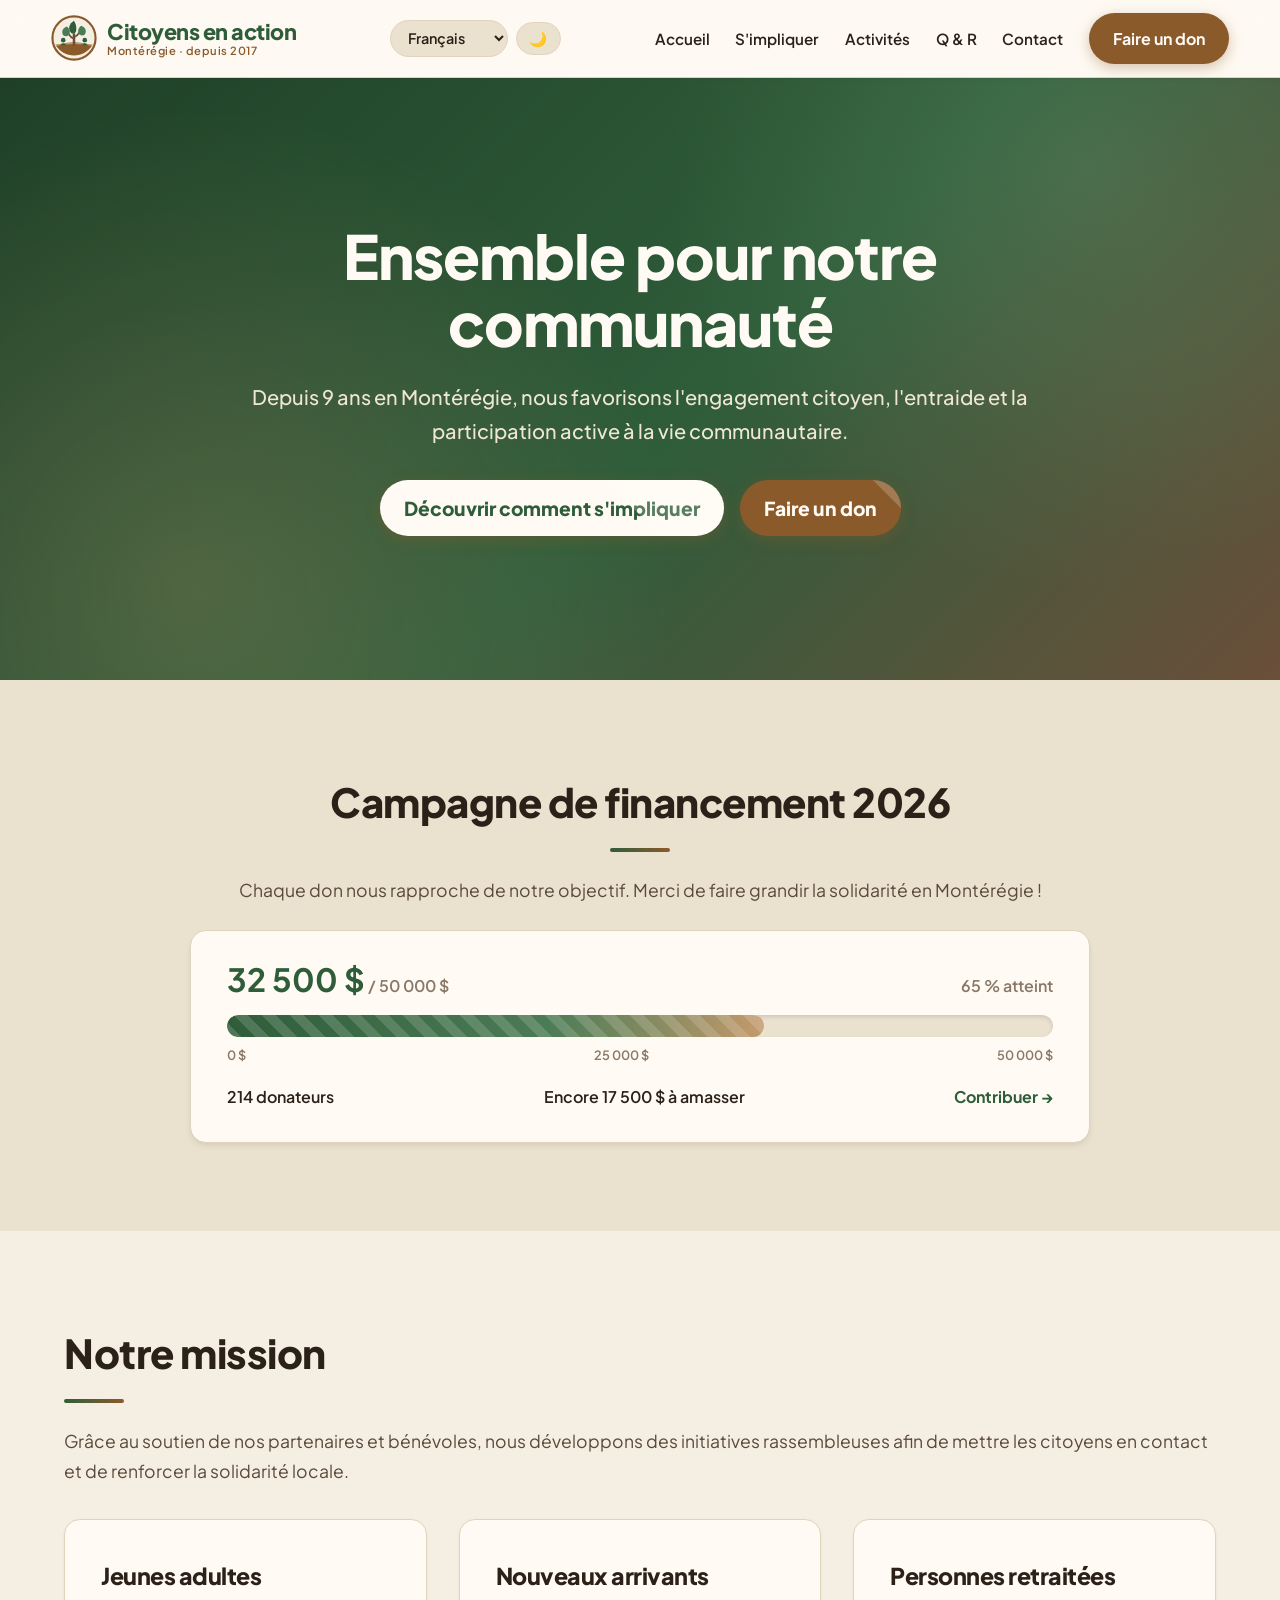
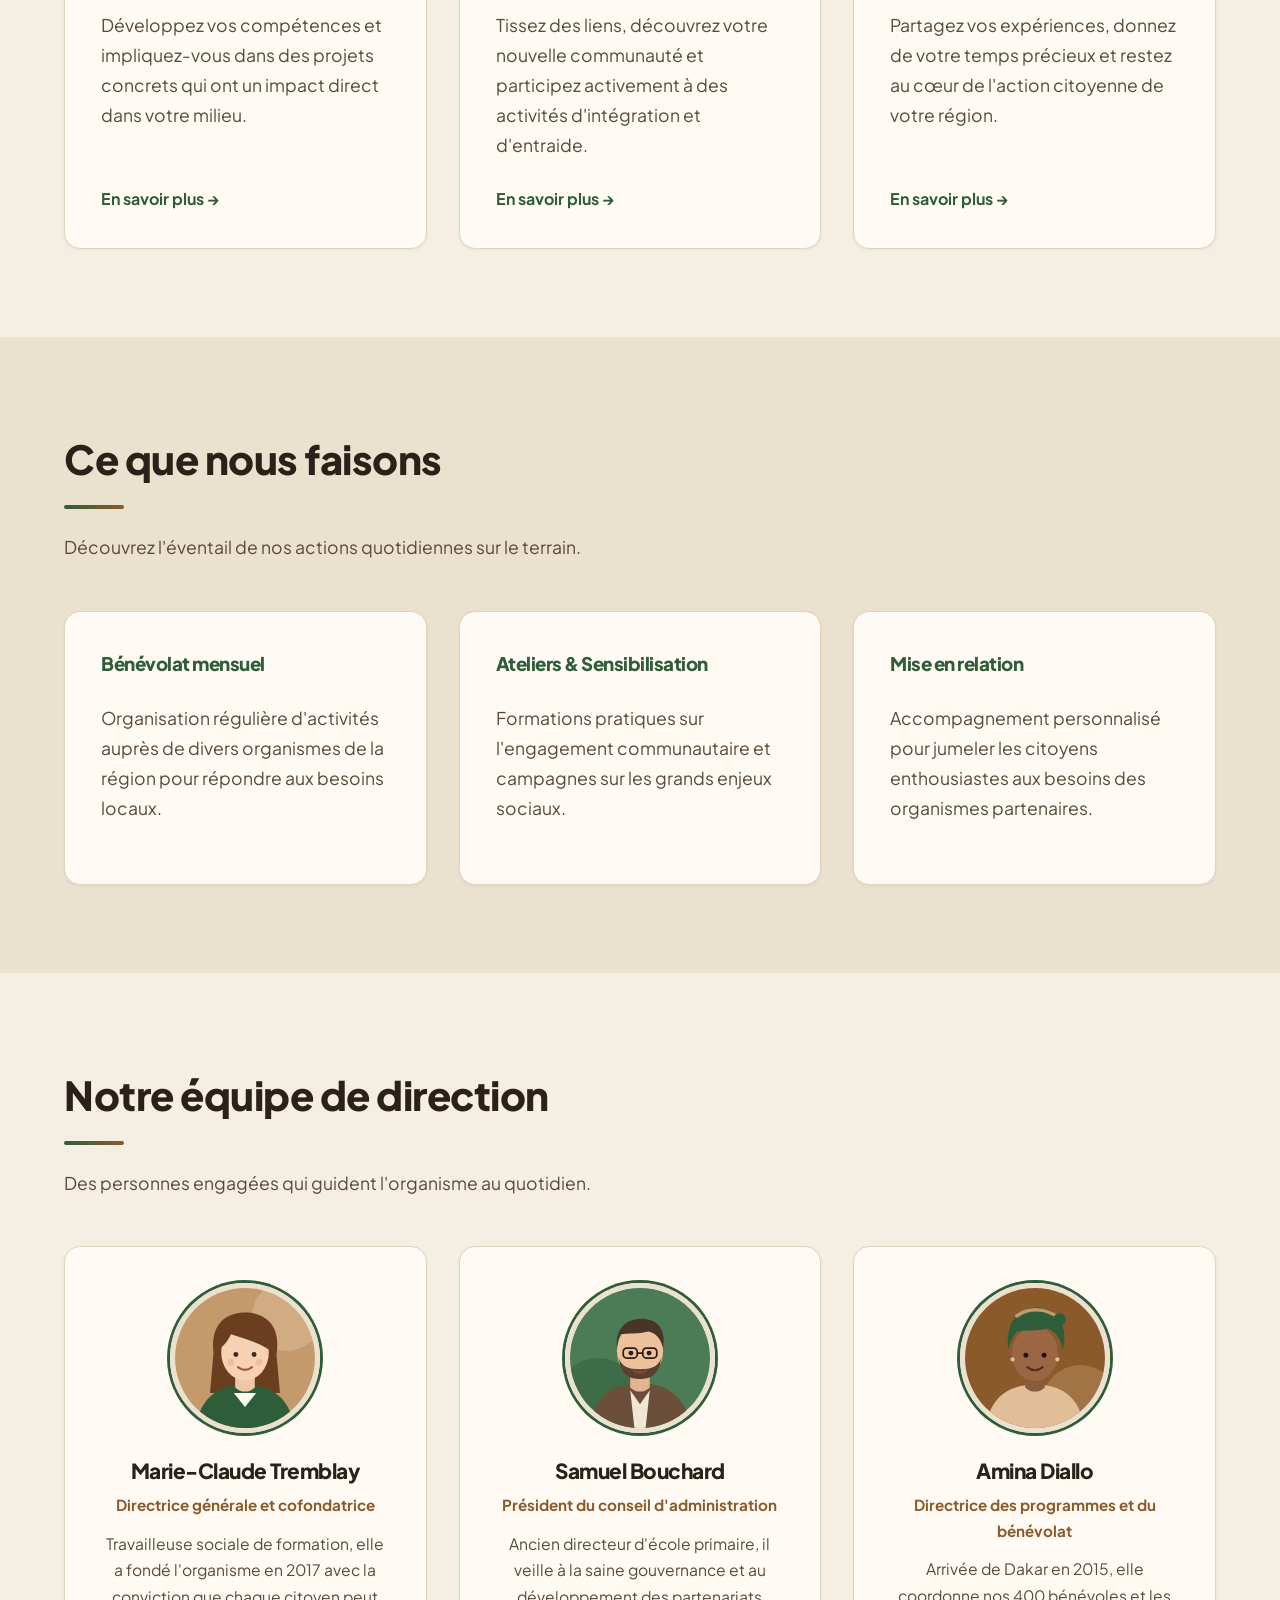
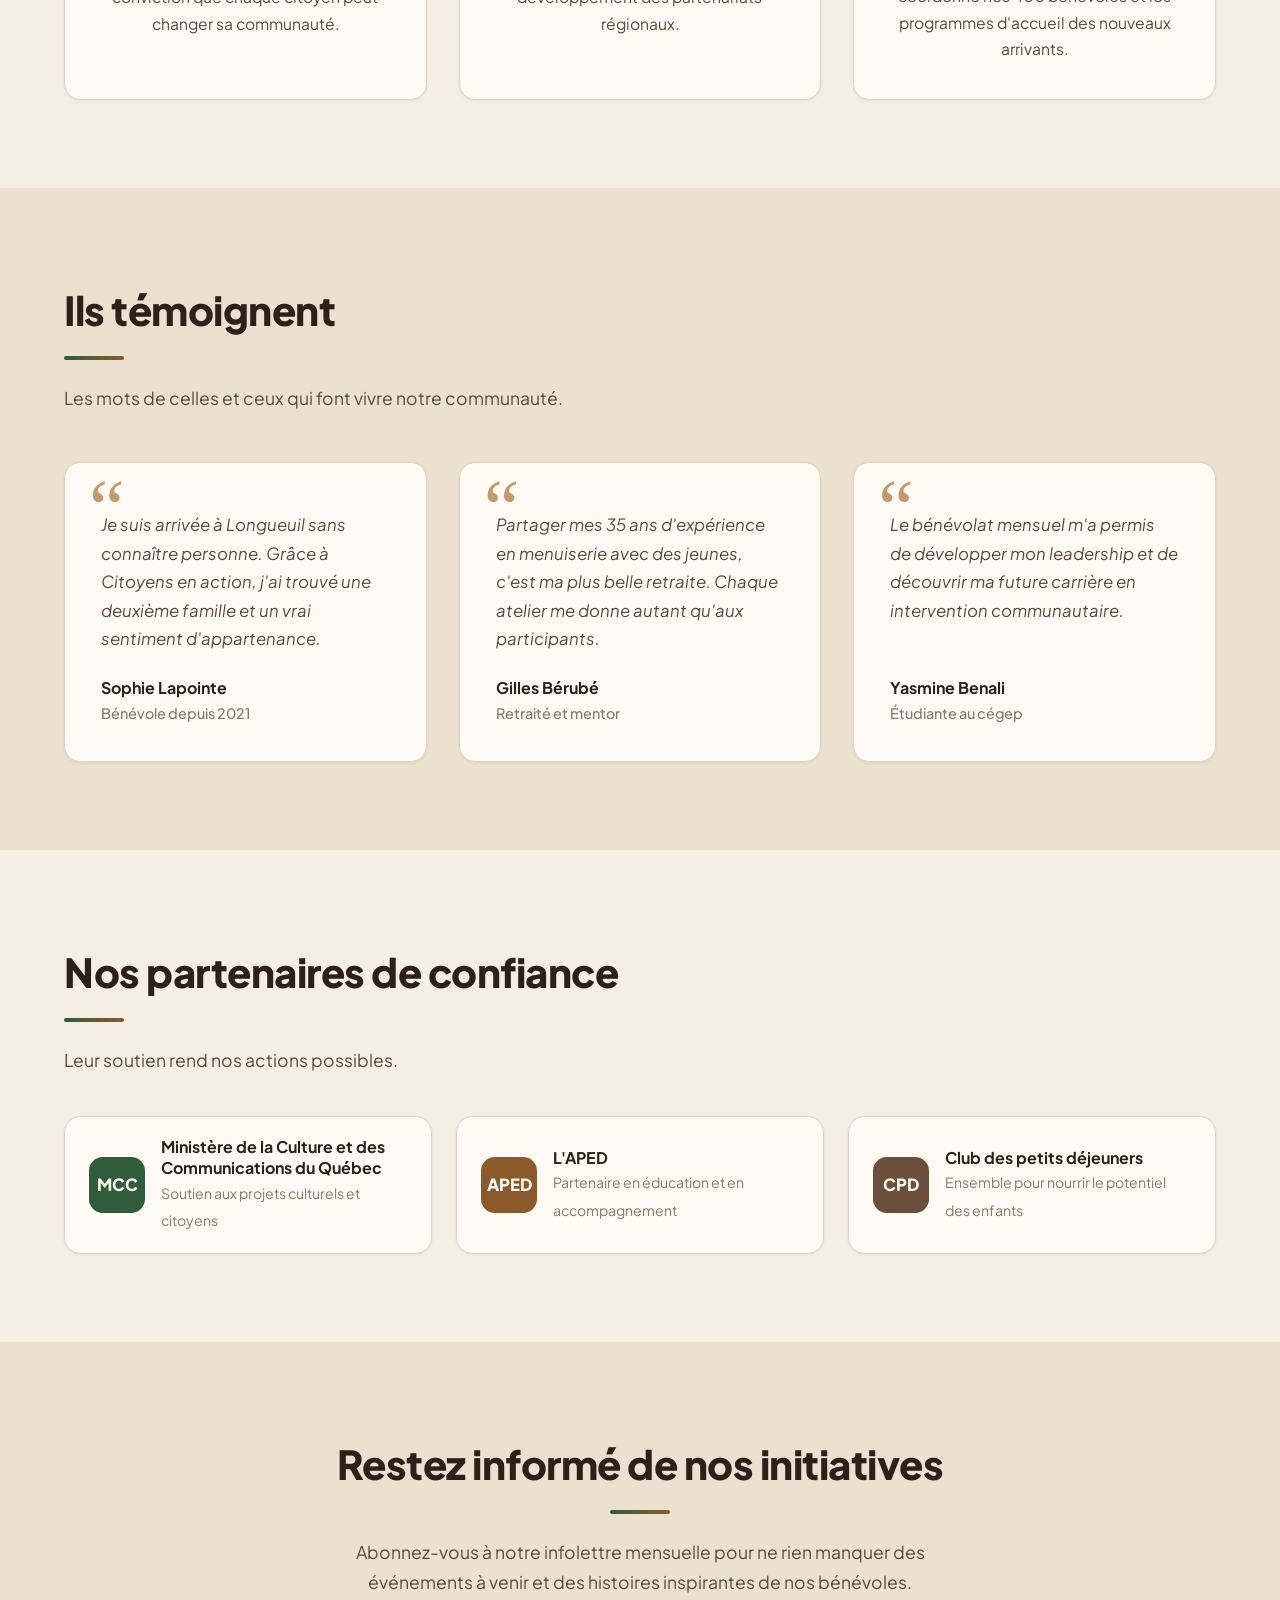
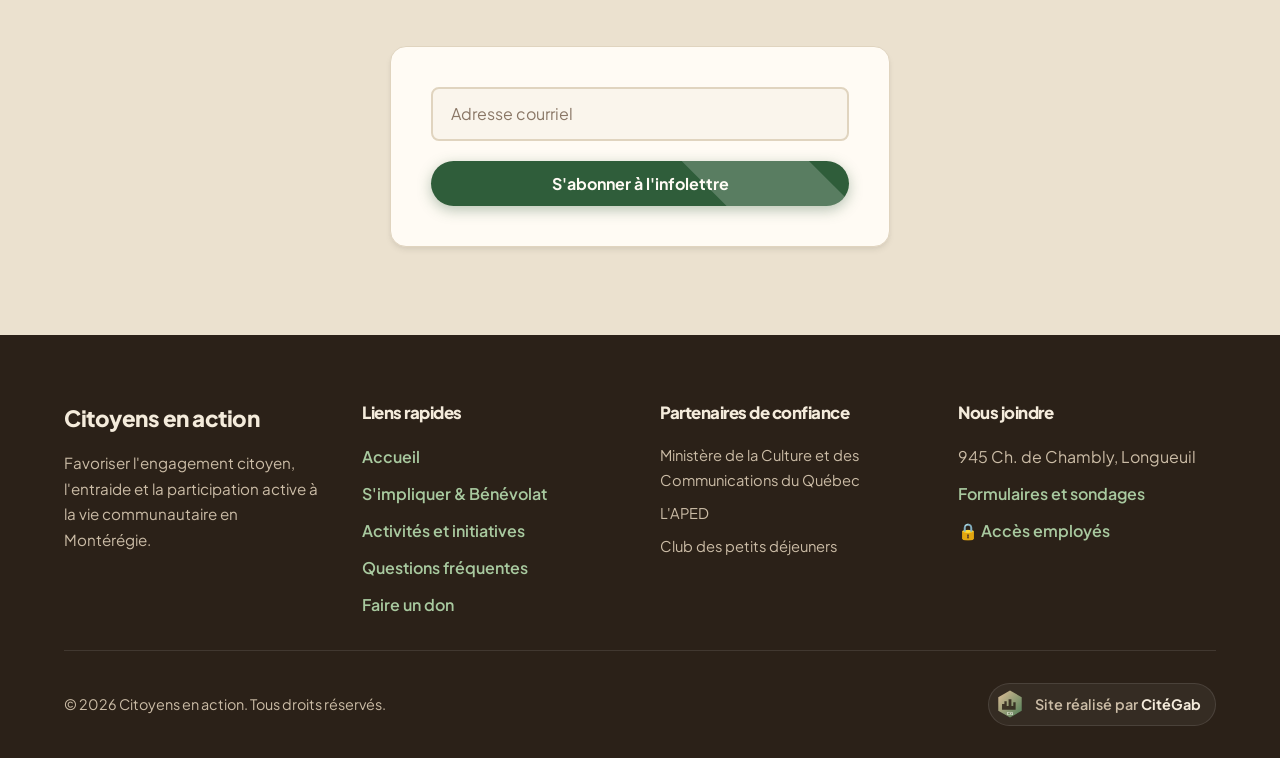
<file: index.html>
<!DOCTYPE html>
<html lang="fr">
<head>
    <meta charset="UTF-8">
    <meta name="viewport" content="width=device-width, initial-scale=1.0">
    <title data-i18n="titre.accueil">Accueil - Citoyens en action</title>
    <script src="./scripts/init.js"></script>
    <link rel="stylesheet" href="./styles/style.css">
</head>
<body>
    <a class="skip-link" href="#contenu-principal" data-i18n="nav.skip">Aller au contenu principal</a>
    <div id="header-container"></div>

    <main id="contenu-principal" tabindex="-1">
        <!-- Bannière -->
        <section class="hero">
            <div class="hero-content">
                <h1 data-i18n="home.hero_titre" data-contenu="hero_titre">Ensemble pour notre communauté</h1>
                <p data-i18n="home.hero_texte" data-contenu="hero_texte">Depuis 9 ans en Montérégie, nous favorisons l'engagement citoyen, l'entraide et la participation active à la vie communautaire.</p>
                <div class="hero-actions">
                    <a href="./simpliquer/" class="btn-secondaire btn-anime btn-hero-light" data-i18n="home.btn_impliquer">Découvrir comment s'impliquer</a>
                    <a href="./don/" class="btn-don btn-anime" data-i18n="nav.don">Faire un don</a>
                </div>
            </div>
        </section>

        <!-- Progression de la campagne de dons -->
        <section>
            <div class="centre">
                <h2 data-i18n="dons.titre">Campagne de financement 2026</h2>
                <p data-i18n="dons.sous_titre">Chaque don nous rapproche de notre objectif. Merci de faire grandir la solidarité en Montérégie !</p>
            </div>
            <div class="progression-dons">
                <div class="progression-entete">
                    <div>
                        <strong data-dons="amasse">32 500 $</strong>
                        <span> / <span data-dons="objectif">50 000 $</span></span>
                    </div>
                    <span data-dons="pourcent">65 % atteint</span>
                </div>
                <div class="barre" role="progressbar" aria-valuemin="0" aria-valuemax="100" data-i18n-aria="dons.aria">
                    <div class="barre-remplissage" data-dons-barre></div>
                </div>
                <div class="barre-jalons">
                    <span data-dons="jalon-0">0 $</span>
                    <span data-dons="jalon-50">25 000 $</span>
                    <span data-dons="jalon-100">50 000 $</span>
                </div>
                <div class="progression-pied">
                    <span data-dons="donateurs">214 donateurs</span>
                    <span data-dons="reste">Encore 17 500 $ à amasser</span>
                    <a href="./don/" class="lien-plus" data-i18n="dons.contribuer">Contribuer →</a>
                </div>
            </div>
        </section>

        <!-- Mission et publics cibles -->
        <section>
            <h2 data-i18n="home.mission_titre">Notre mission</h2>
            <p data-i18n="home.mission_texte" data-contenu="mission_texte">Grâce au soutien de nos partenaires et bénévoles, nous développons des initiatives rassembleuses afin de mettre les citoyens en contact et de renforcer la solidarité locale.</p>

            <div class="grid-articles" style="margin-top: 2rem;">
                <article class="carte">
                    <h3 data-i18n="home.public1_titre">Jeunes adultes</h3>
                    <p data-i18n="home.public1_texte">Développez vos compétences et impliquez-vous dans des projets concrets qui ont un impact direct dans votre milieu.</p>
                    <a href="./simpliquer/" class="lien-plus" data-i18n="commun.en_savoir_plus">En savoir plus →</a>
                </article>

                <article class="carte">
                    <h3 data-i18n="home.public2_titre">Nouveaux arrivants</h3>
                    <p data-i18n="home.public2_texte">Tissez des liens, découvrez votre nouvelle communauté et participez activement à des activités d'intégration et d'entraide.</p>
                    <a href="./simpliquer/" class="lien-plus" data-i18n="commun.en_savoir_plus">En savoir plus →</a>
                </article>

                <article class="carte">
                    <h3 data-i18n="home.public3_titre">Personnes retraitées</h3>
                    <p data-i18n="home.public3_texte">Partagez vos expériences, donnez de votre temps précieux et restez au cœur de l'action citoyenne de votre région.</p>
                    <a href="./simpliquer/" class="lien-plus" data-i18n="commun.en_savoir_plus">En savoir plus →</a>
                </article>
            </div>
        </section>

        <!-- Aperçu des activités et services -->
        <section>
            <h2 data-i18n="home.faisons_titre">Ce que nous faisons</h2>
            <p data-i18n="home.faisons_texte">Découvrez l'éventail de nos actions quotidiennes sur le terrain.</p>

            <div class="grid-articles">
                <div class="section-carte">
                    <h3 data-i18n="home.service1_titre">Bénévolat mensuel</h3>
                    <p data-i18n="home.service1_texte">Organisation régulière d'activités auprès de divers organismes de la région pour répondre aux besoins locaux.</p>
                </div>

                <div class="section-carte">
                    <h3 data-i18n="home.service2_titre">Ateliers &amp; Sensibilisation</h3>
                    <p data-i18n="home.service2_texte">Formations pratiques sur l'engagement communautaire et campagnes sur les grands enjeux sociaux.</p>
                </div>

                <div class="section-carte">
                    <h3 data-i18n="home.service3_titre">Mise en relation</h3>
                    <p data-i18n="home.service3_texte">Accompagnement personnalisé pour jumeler les citoyens enthousiastes aux besoins des organismes partenaires.</p>
                </div>
            </div>
        </section>

        <!-- Équipe de direction -->
        <section>
            <h2 data-i18n="equipe.titre">Notre équipe de direction</h2>
            <p data-i18n="equipe.texte">Des personnes engagées qui guident l'organisme au quotidien.</p>

            <div class="equipe-grille">
                <article class="carte membre">
                    <img src="./assets/equipe/marie-claude-tremblay.svg" alt="Marie-Claude Tremblay">
                    <h3>Marie-Claude Tremblay</h3>
                    <div class="role" data-i18n="equipe.mc_role">Directrice générale et cofondatrice</div>
                    <p data-i18n="equipe.mc_bio">Travailleuse sociale de formation, elle a fondé l'organisme en 2017 avec la conviction que chaque citoyen peut changer sa communauté.</p>
                </article>
                <article class="carte membre">
                    <img src="./assets/equipe/samuel-bouchard.svg" alt="Samuel Bouchard">
                    <h3>Samuel Bouchard</h3>
                    <div class="role" data-i18n="equipe.sb_role">Président du conseil d'administration</div>
                    <p data-i18n="equipe.sb_bio">Ancien directeur d'école primaire, il veille à la saine gouvernance et au développement des partenariats régionaux.</p>
                </article>
                <article class="carte membre">
                    <img src="./assets/equipe/amina-diallo.svg" alt="Amina Diallo">
                    <h3>Amina Diallo</h3>
                    <div class="role" data-i18n="equipe.ad_role">Directrice des programmes et du bénévolat</div>
                    <p data-i18n="equipe.ad_bio">Arrivée de Dakar en 2015, elle coordonne nos 400 bénévoles et les programmes d'accueil des nouveaux arrivants.</p>
                </article>
            </div>
        </section>

        <!-- Témoignages (gérés dans l'administration) -->
        <section>
            <h2 data-i18n="home.temoignages_titre">Ils témoignent</h2>
            <p data-i18n="home.temoignages_texte">Les mots de celles et ceux qui font vivre notre communauté.</p>
            <div class="grid-articles" id="temoignages-container"></div>
        </section>

        <!-- Partenaires de confiance -->
        <section>
            <h2 data-i18n="partenaires.titre">Nos partenaires de confiance</h2>
            <p data-i18n="partenaires.texte">Leur soutien rend nos actions possibles.</p>
            <div class="partenaires">
                <div class="partenaire">
                    <div class="partenaire-badge" style="background:#2f5d3a;">MCC</div>
                    <div><strong data-i18n="partenaire.mcc">Ministère de la Culture et des Communications du Québec</strong><span data-i18n="partenaire.mcc_desc">Soutien aux projets culturels et citoyens</span></div>
                </div>
                <div class="partenaire">
                    <div class="partenaire-badge" style="background:#8b5a2b;">APED</div>
                    <div><strong data-i18n="partenaire.aped">L'APED</strong><span data-i18n="partenaire.aped_desc">Partenaire en éducation et en accompagnement</span></div>
                </div>
                <div class="partenaire">
                    <div class="partenaire-badge" style="background:#6b4f3a;">CPD</div>
                    <div><strong data-i18n="partenaire.cpd">Club des petits déjeuners</strong><span data-i18n="partenaire.cpd_desc">Ensemble pour nourrir le potentiel des enfants</span></div>
                </div>
            </div>
        </section>

        <!-- Infolettre -->
        <section class="centre" style="display: flex; flex-direction: column; align-items: center;">
            <h2 data-i18n="infolettre.titre">Restez informé de nos initiatives</h2>
            <p style="max-width: 600px;" data-i18n="infolettre.texte">Abonnez-vous à notre infolettre mensuelle pour ne rien manquer des événements à venir et des histoires inspirantes de nos bénévoles.</p>

            <form style="max-width: 500px; width: 100%; margin-top: 1.5rem;" id="form-infolettre" data-toast="toast.infolettre" data-enregistrer="infolettre">
                <input type="email" name="courriel" placeholder="Adresse courriel" data-i18n-ph="champ.courriel" required>
                <button type="submit" class="btn-anime" data-i18n="infolettre.btn">S'abonner à l'infolettre</button>
            </form>
        </section>
    </main>

    <div id="footer-container"></div>

    <script src="./scripts/script.js"></script>
    <script>
        initLayout('.');
    </script>
</body>
</html>
</file>
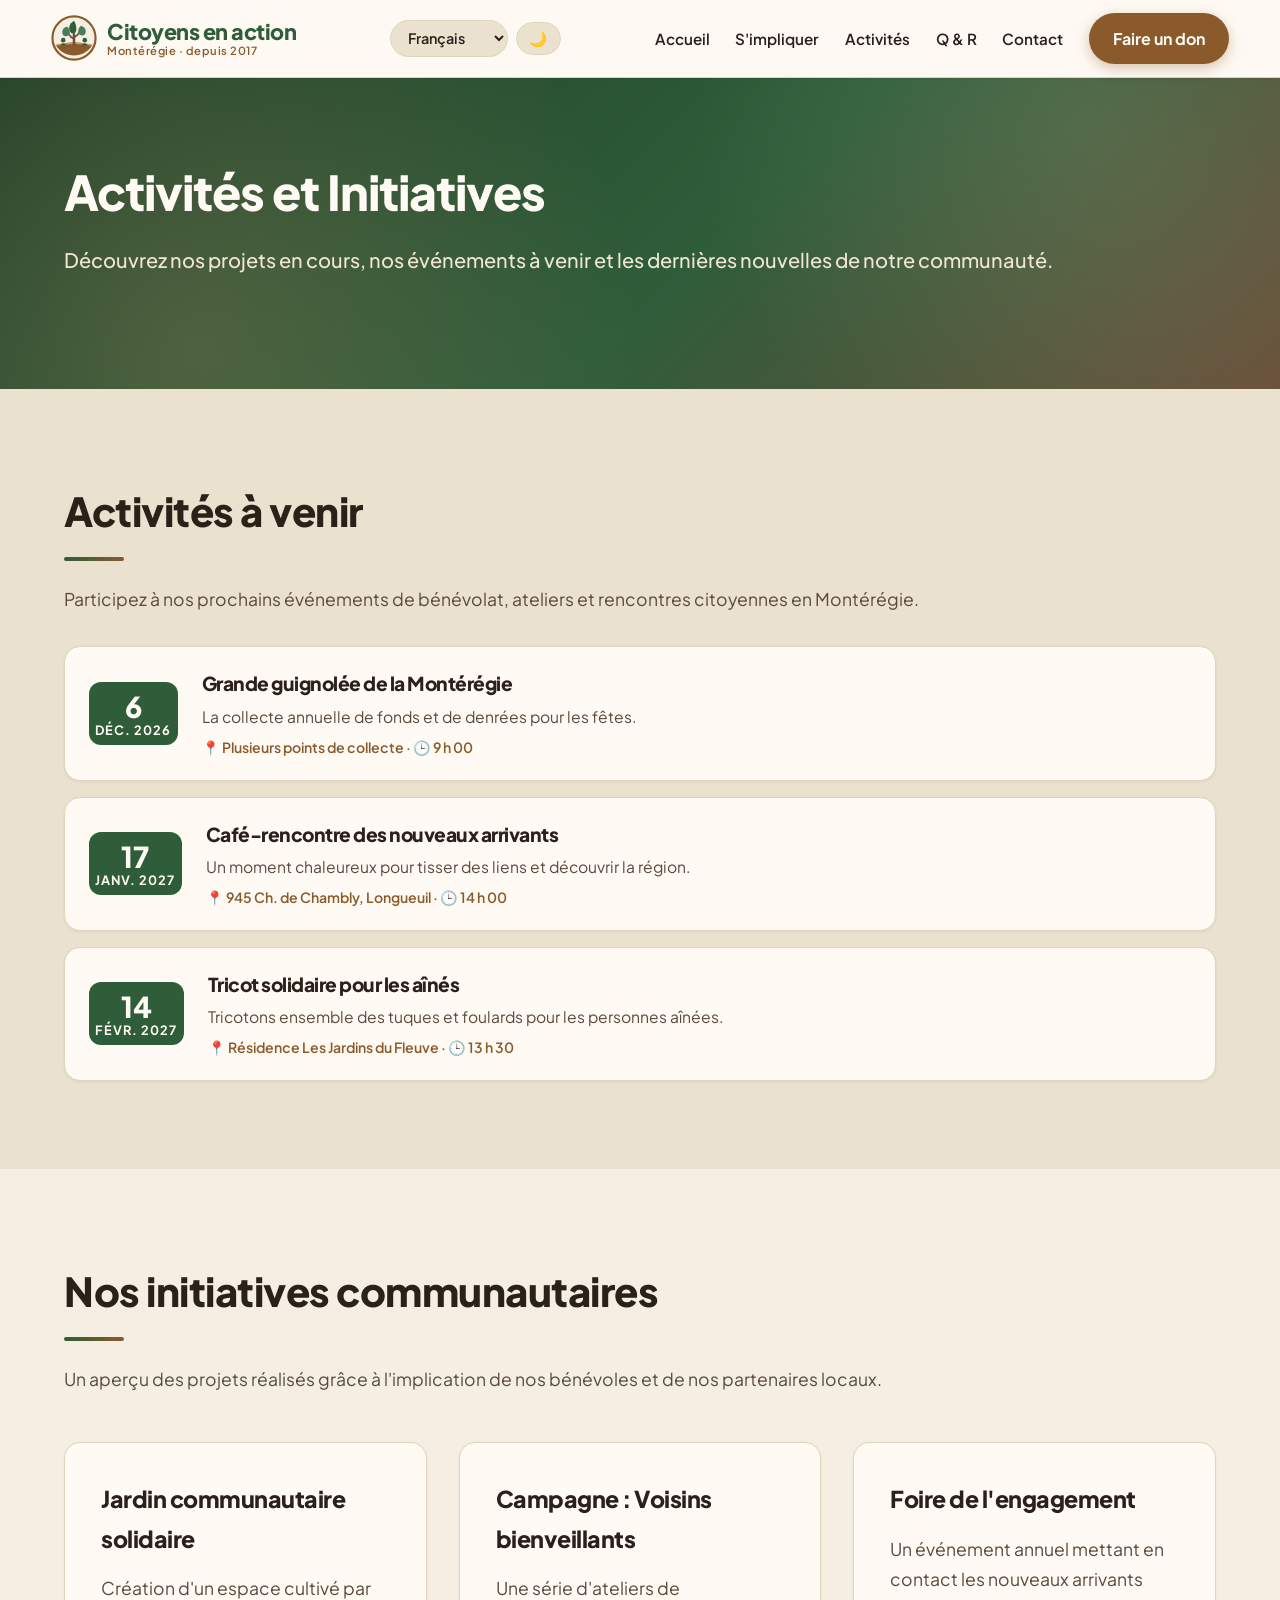
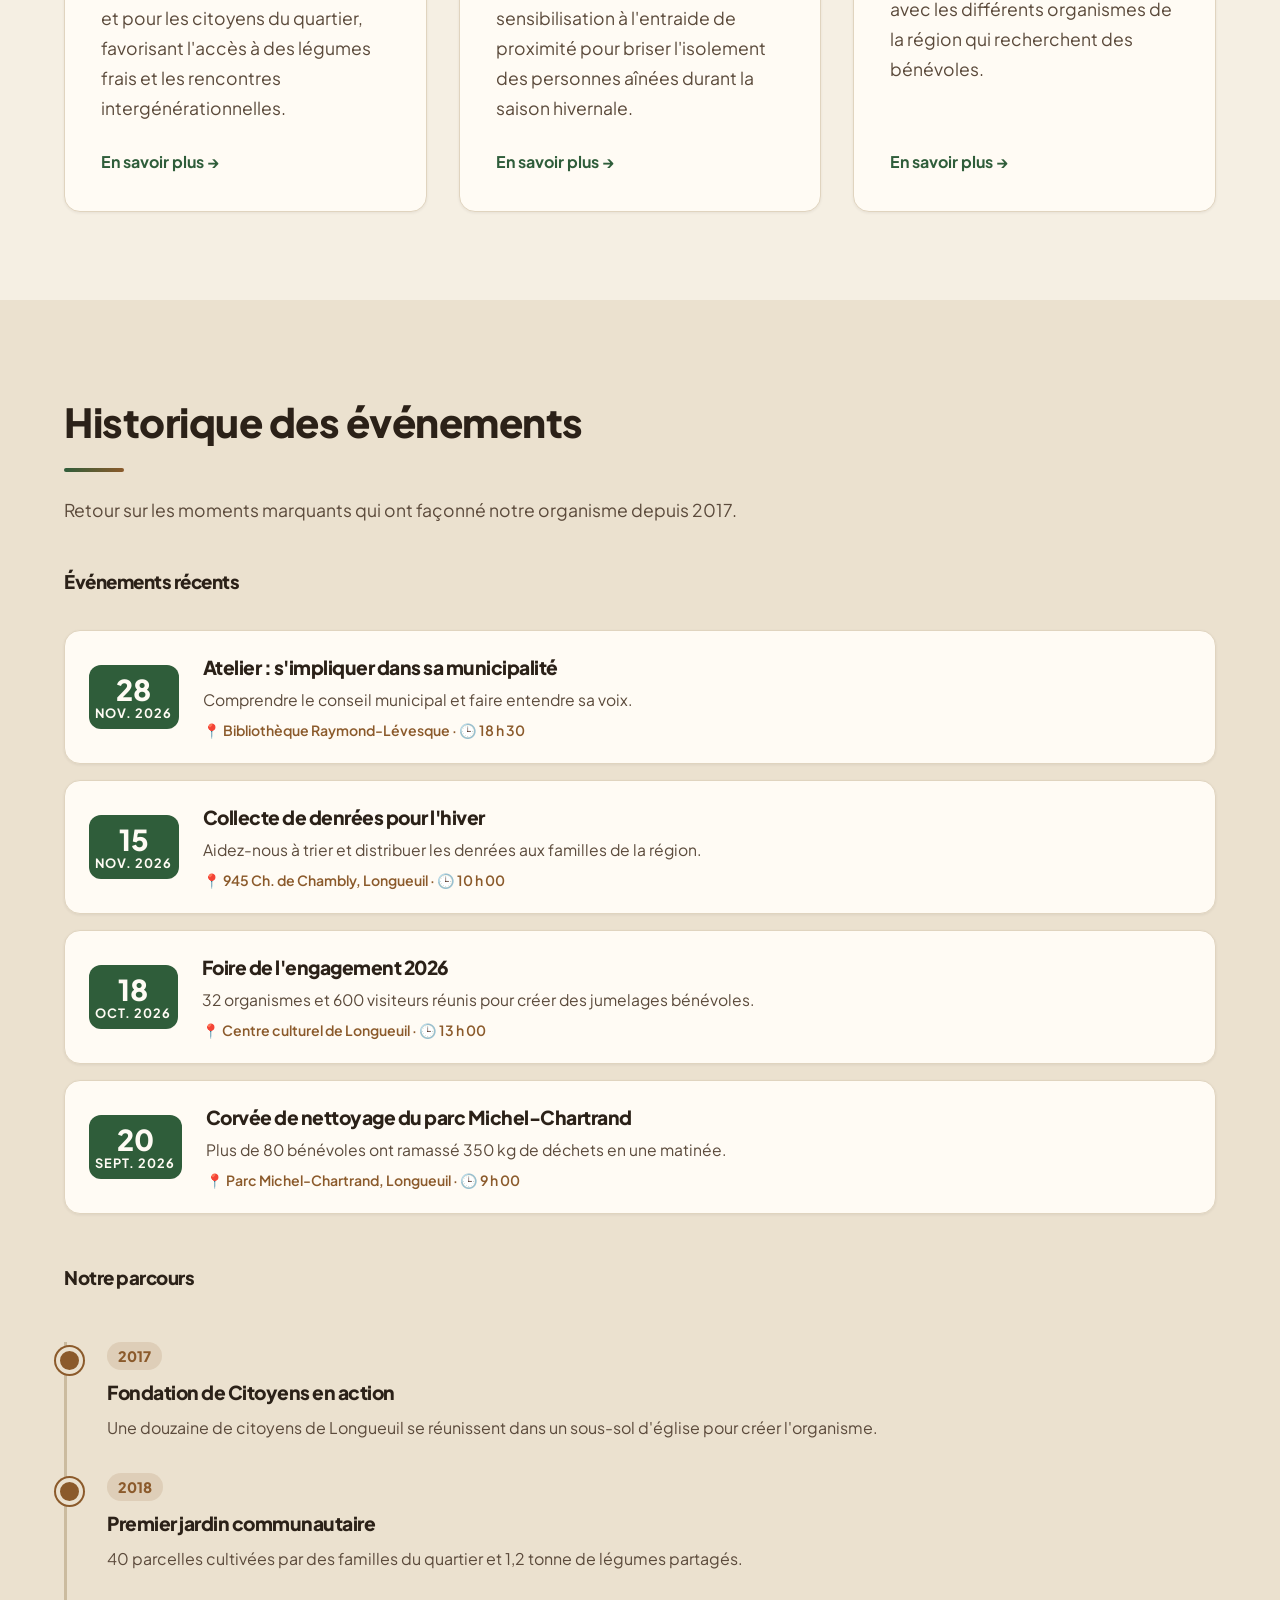
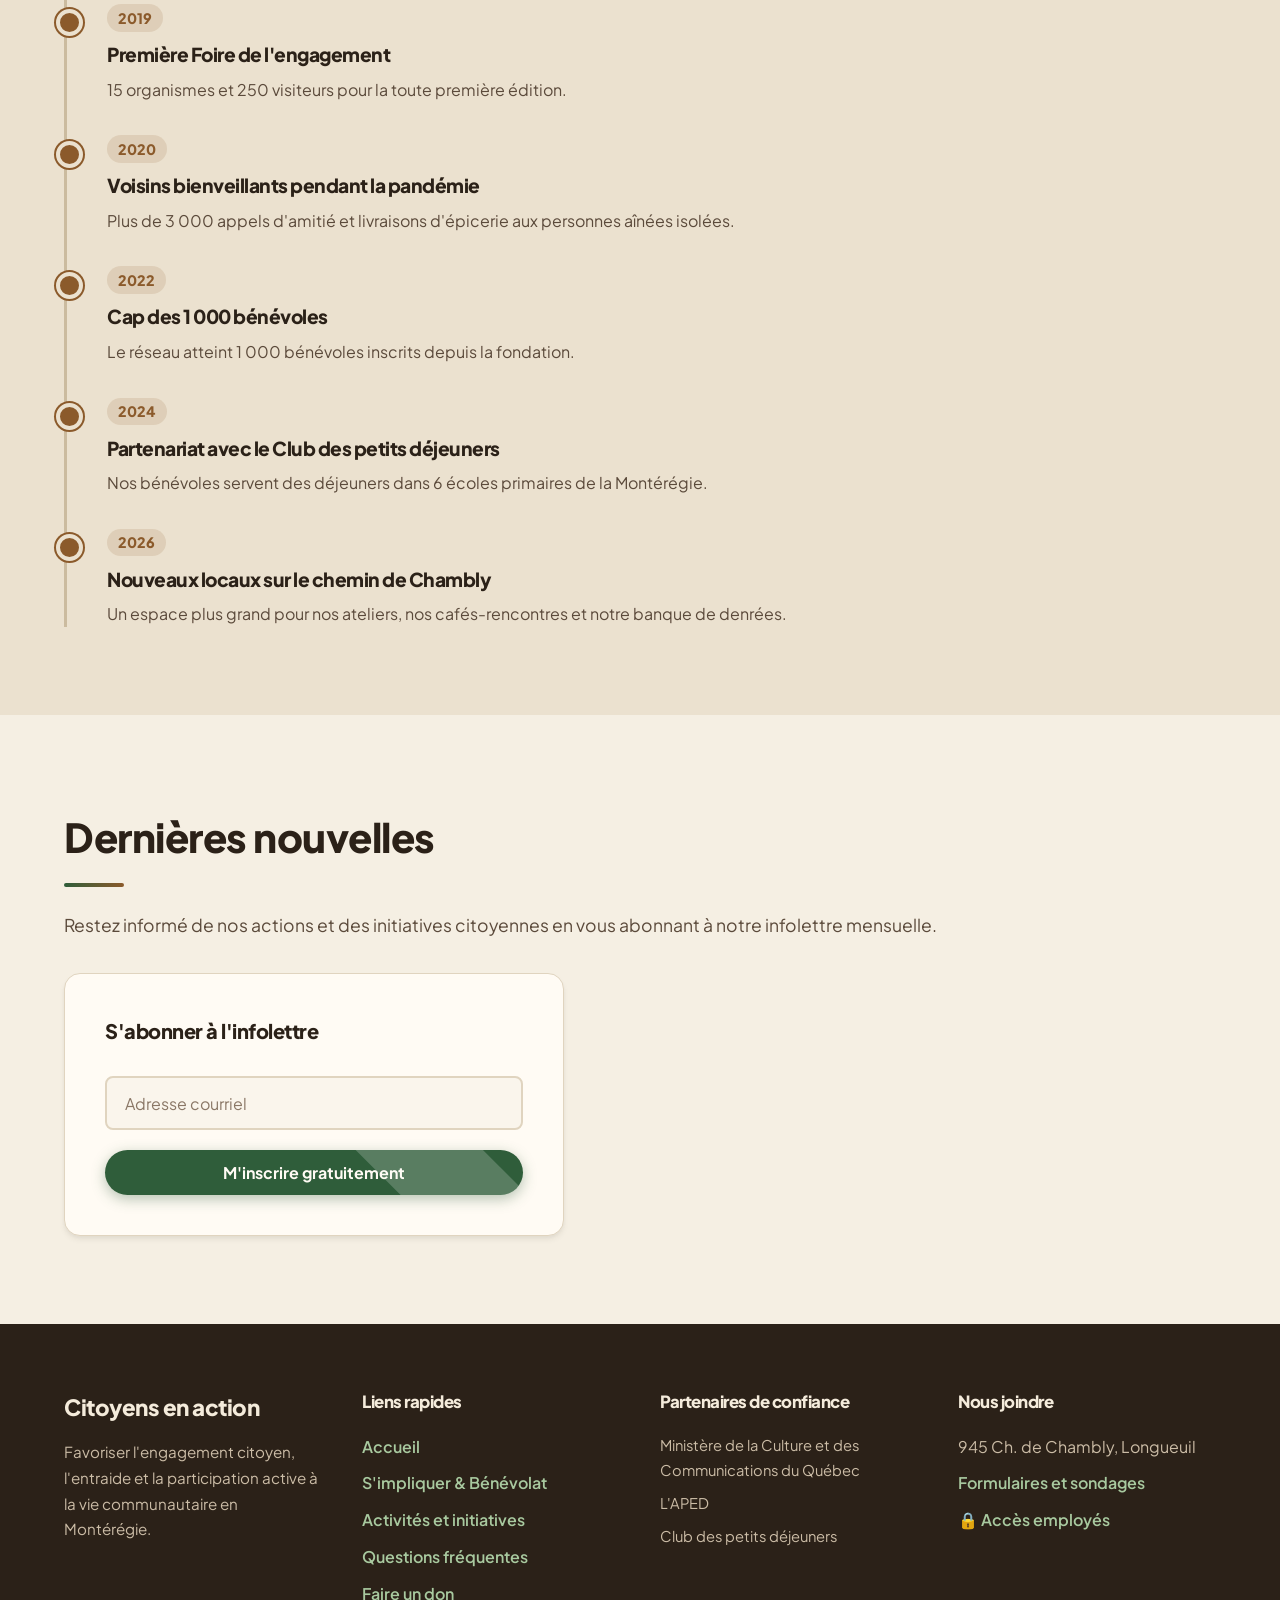
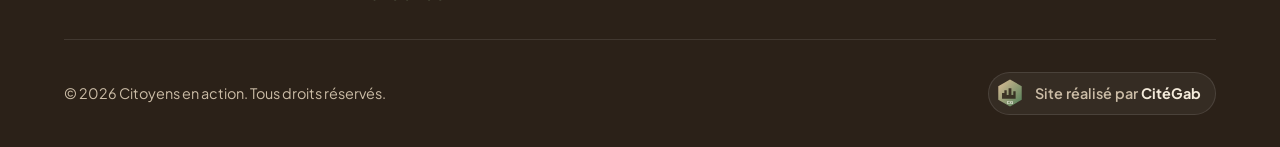
<file: activites/index.html>
<!DOCTYPE html>
<html lang="fr">
<head>
    <meta charset="UTF-8">
    <meta name="viewport" content="width=device-width, initial-scale=1.0">
    <title data-i18n="titre.activites">Activités et Initiatives - Citoyens en action</title>
    <script src="../scripts/init.js"></script>
    <link rel="stylesheet" href="../styles/style.css">
</head>
<body>
    <a class="skip-link" href="#contenu-principal" data-i18n="nav.skip">Aller au contenu principal</a>
    <div id="header-container"></div>

    <main id="contenu-principal" tabindex="-1">
        <section class="hero hero-page">
            <div class="hero-content">
                <h1 data-i18n="act.hero_titre">Activités et Initiatives</h1>
                <p data-i18n="act.hero_texte">Découvrez nos projets en cours, nos événements à venir et les dernières nouvelles de notre communauté.</p>
            </div>
        </section>

        <!-- Calendrier (géré dans l'administration) -->
        <section>
            <h2 data-i18n="act.avenir_titre">Activités à venir</h2>
            <p data-i18n="act.avenir_texte">Participez à nos prochains événements de bénévolat, ateliers et rencontres citoyennes en Montérégie.</p>
            <div id="calendrier-container" class="calendrier"></div>
        </section>

        <!-- Initiatives -->
        <section>
            <h2 data-i18n="act.initiatives_titre">Nos initiatives communautaires</h2>
            <p data-i18n="act.initiatives_texte">Un aperçu des projets réalisés grâce à l'implication de nos bénévoles et de nos partenaires locaux.</p>

            <div class="grid-articles">
                <article class="carte">
                    <h3 data-i18n="act.init1_titre">Jardin communautaire solidaire</h3>
                    <p data-i18n="act.init1_texte">Création d'un espace cultivé par et pour les citoyens du quartier, favorisant l'accès à des légumes frais et les rencontres intergénérationnelles.</p>
                    <a href="../contact/" class="lien-plus" data-i18n="commun.en_savoir_plus">En savoir plus →</a>
                </article>

                <article class="carte">
                    <h3 data-i18n="act.init2_titre">Campagne : Voisins bienveillants</h3>
                    <p data-i18n="act.init2_texte">Une série d'ateliers de sensibilisation à l'entraide de proximité pour briser l'isolement des personnes aînées durant la saison hivernale.</p>
                    <a href="../contact/" class="lien-plus" data-i18n="commun.en_savoir_plus">En savoir plus →</a>
                </article>

                <article class="carte">
                    <h3 data-i18n="act.init3_titre">Foire de l'engagement</h3>
                    <p data-i18n="act.init3_texte">Un événement annuel mettant en contact les nouveaux arrivants avec les différents organismes de la région qui recherchent des bénévoles.</p>
                    <a href="../contact/" class="lien-plus" data-i18n="commun.en_savoir_plus">En savoir plus →</a>
                </article>
            </div>
        </section>

        <!-- Historique des événements -->
        <section>
            <h2 data-i18n="act.historique_titre">Historique des événements</h2>
            <p data-i18n="act.historique_texte">Retour sur les moments marquants qui ont façonné notre organisme depuis 2017.</p>

            <h3 style="margin-top: 2.5rem;" data-i18n="act.recents_titre">Événements récents</h3>
            <div id="historique-recent" class="calendrier"></div>

            <h3 style="margin-top: 3rem;" data-i18n="act.chronologie_titre">Notre parcours</h3>
            <div class="chronologie">
                <div class="jalon">
                    <span class="annee">2017</span>
                    <h3 data-i18n="hist.2017_titre">Fondation de Citoyens en action</h3>
                    <p data-i18n="hist.2017_texte">Une douzaine de citoyens de Longueuil se réunissent dans un sous-sol d'église pour créer l'organisme.</p>
                </div>
                <div class="jalon">
                    <span class="annee">2018</span>
                    <h3 data-i18n="hist.2018_titre">Premier jardin communautaire</h3>
                    <p data-i18n="hist.2018_texte">40 parcelles cultivées par des familles du quartier et 1,2 tonne de légumes partagés.</p>
                </div>
                <div class="jalon">
                    <span class="annee">2019</span>
                    <h3 data-i18n="hist.2019_titre">Première Foire de l'engagement</h3>
                    <p data-i18n="hist.2019_texte">15 organismes et 250 visiteurs pour la toute première édition.</p>
                </div>
                <div class="jalon">
                    <span class="annee">2020</span>
                    <h3 data-i18n="hist.2020_titre">Voisins bienveillants pendant la pandémie</h3>
                    <p data-i18n="hist.2020_texte">Plus de 3 000 appels d'amitié et livraisons d'épicerie aux personnes aînées isolées.</p>
                </div>
                <div class="jalon">
                    <span class="annee">2022</span>
                    <h3 data-i18n="hist.2022_titre">Cap des 1 000 bénévoles</h3>
                    <p data-i18n="hist.2022_texte">Le réseau atteint 1 000 bénévoles inscrits depuis la fondation.</p>
                </div>
                <div class="jalon">
                    <span class="annee">2024</span>
                    <h3 data-i18n="hist.2024_titre">Partenariat avec le Club des petits déjeuners</h3>
                    <p data-i18n="hist.2024_texte">Nos bénévoles servent des déjeuners dans 6 écoles primaires de la Montérégie.</p>
                </div>
                <div class="jalon">
                    <span class="annee">2026</span>
                    <h3 data-i18n="hist.2026_titre">Nouveaux locaux sur le chemin de Chambly</h3>
                    <p data-i18n="hist.2026_texte">Un espace plus grand pour nos ateliers, nos cafés-rencontres et notre banque de denrées.</p>
                </div>
            </div>
        </section>

        <!-- Infolettre -->
        <section>
            <h2 data-i18n="act.nouvelles_titre">Dernières nouvelles</h2>
            <p data-i18n="act.nouvelles_texte">Restez informé de nos actions et des initiatives citoyennes en vous abonnant à notre infolettre mensuelle.</p>

            <form style="max-width: 500px; margin-top: 2rem;" data-toast="toast.infolettre" data-enregistrer="infolettre">
                <h3 style="font-size: 1.25rem; margin-bottom: 0.5rem;" data-i18n="act.infolettre_titre">S'abonner à l'infolettre</h3>
                <input type="email" name="courriel" placeholder="Adresse courriel" data-i18n-ph="champ.courriel" required>
                <button type="submit" class="btn-anime" data-i18n="act.infolettre_btn">M'inscrire gratuitement</button>
            </form>
        </section>
    </main>

    <div id="footer-container"></div>

    <script src="../scripts/script.js"></script>
    <script>
        initLayout('..');
    </script>
</body>
</html>
</file>
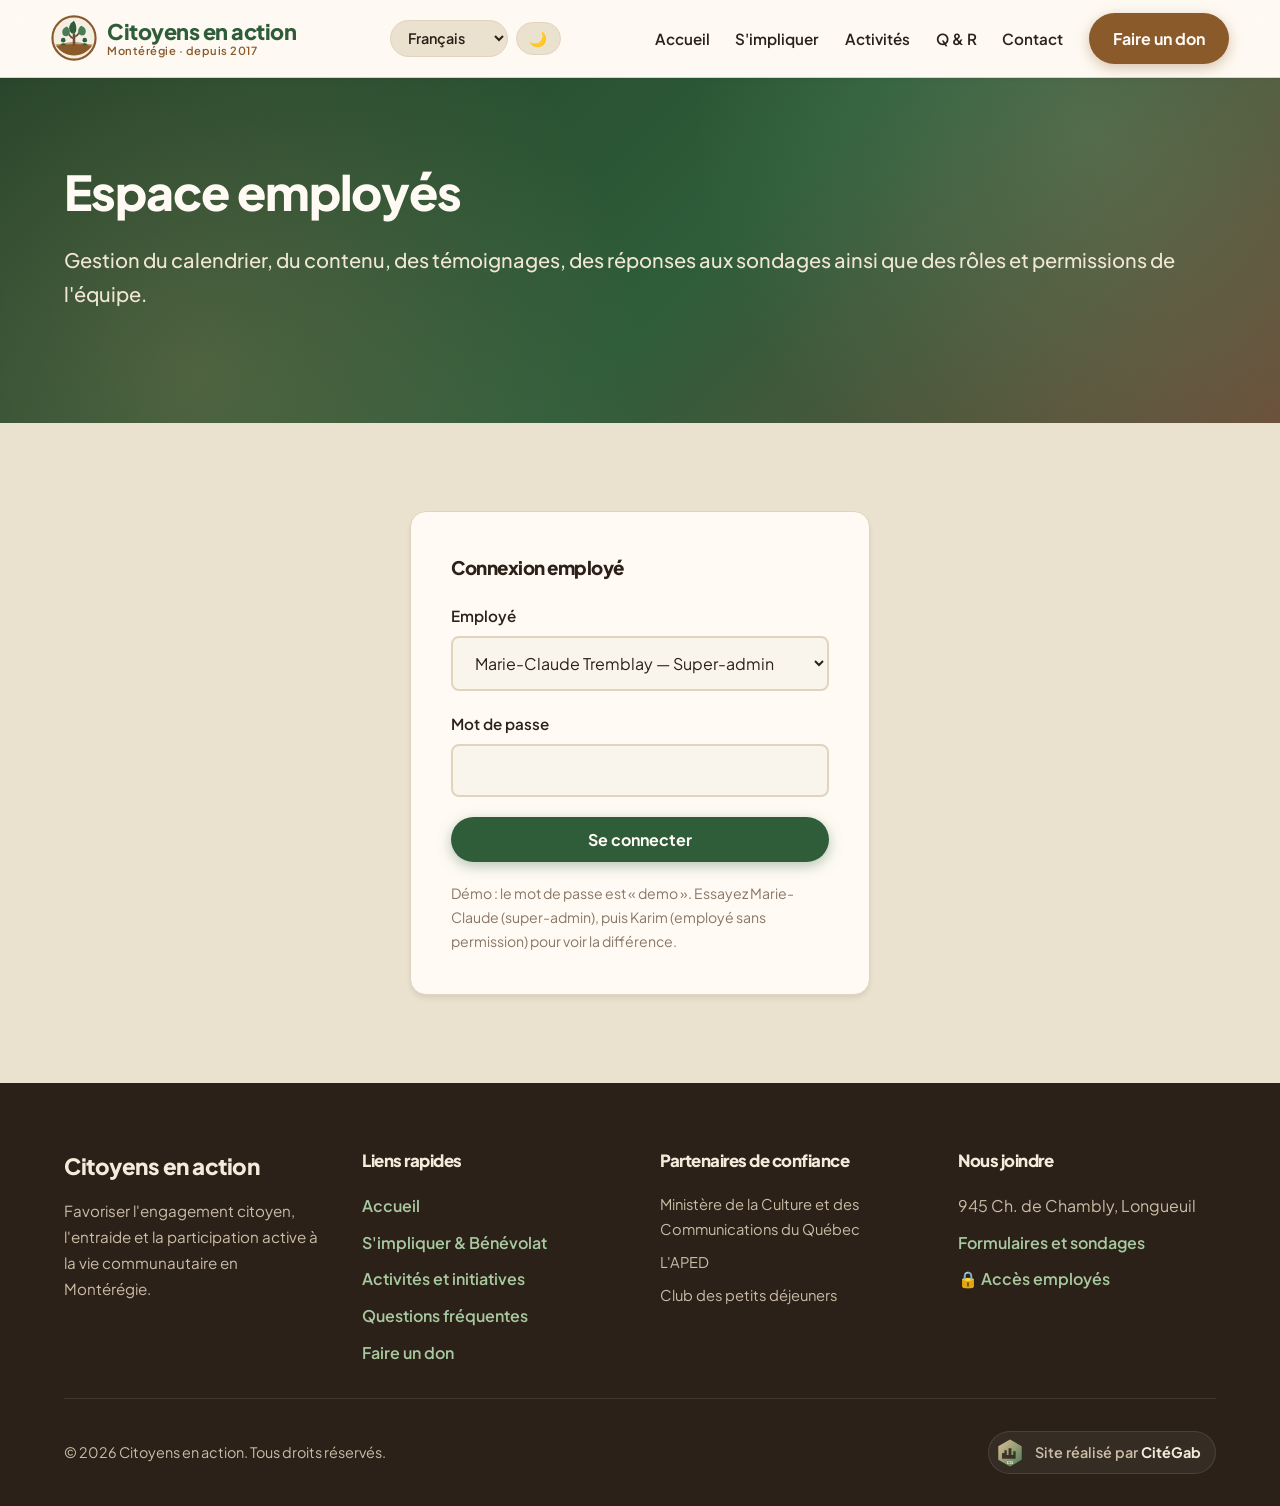
<file: admin/index.html>
<!DOCTYPE html>
<html lang="fr">
<head>
    <meta charset="UTF-8">
    <meta name="viewport" content="width=device-width, initial-scale=1.0">
    <meta name="robots" content="noindex">
    <title data-i18n="titre.admin">Espace employés - Citoyens en action</title>
    <script src="../scripts/init.js"></script>
    <link rel="stylesheet" href="../styles/style.css">
</head>
<body>
    <a class="skip-link" href="#contenu-principal" data-i18n="nav.skip">Aller au contenu principal</a>
    <div id="header-container"></div>

    <main id="contenu-principal" tabindex="-1">
        <section class="hero hero-page">
            <div class="hero-content">
                <h1 data-i18n="admin.titre">Espace employés</h1>
                <p data-i18n="admin.texte">Gestion du calendrier, du contenu, des témoignages, des réponses aux sondages ainsi que des rôles et permissions de l'équipe.</p>
            </div>
        </section>

        <section>
            <div class="admin-wrap" id="admin-app"></div>
        </section>
    </main>

    <div id="footer-container"></div>

    <script src="../scripts/script.js"></script>
    <script src="./admin.js"></script>
    <script>
        initLayout('..');
    </script>
</body>
</html>
</file>
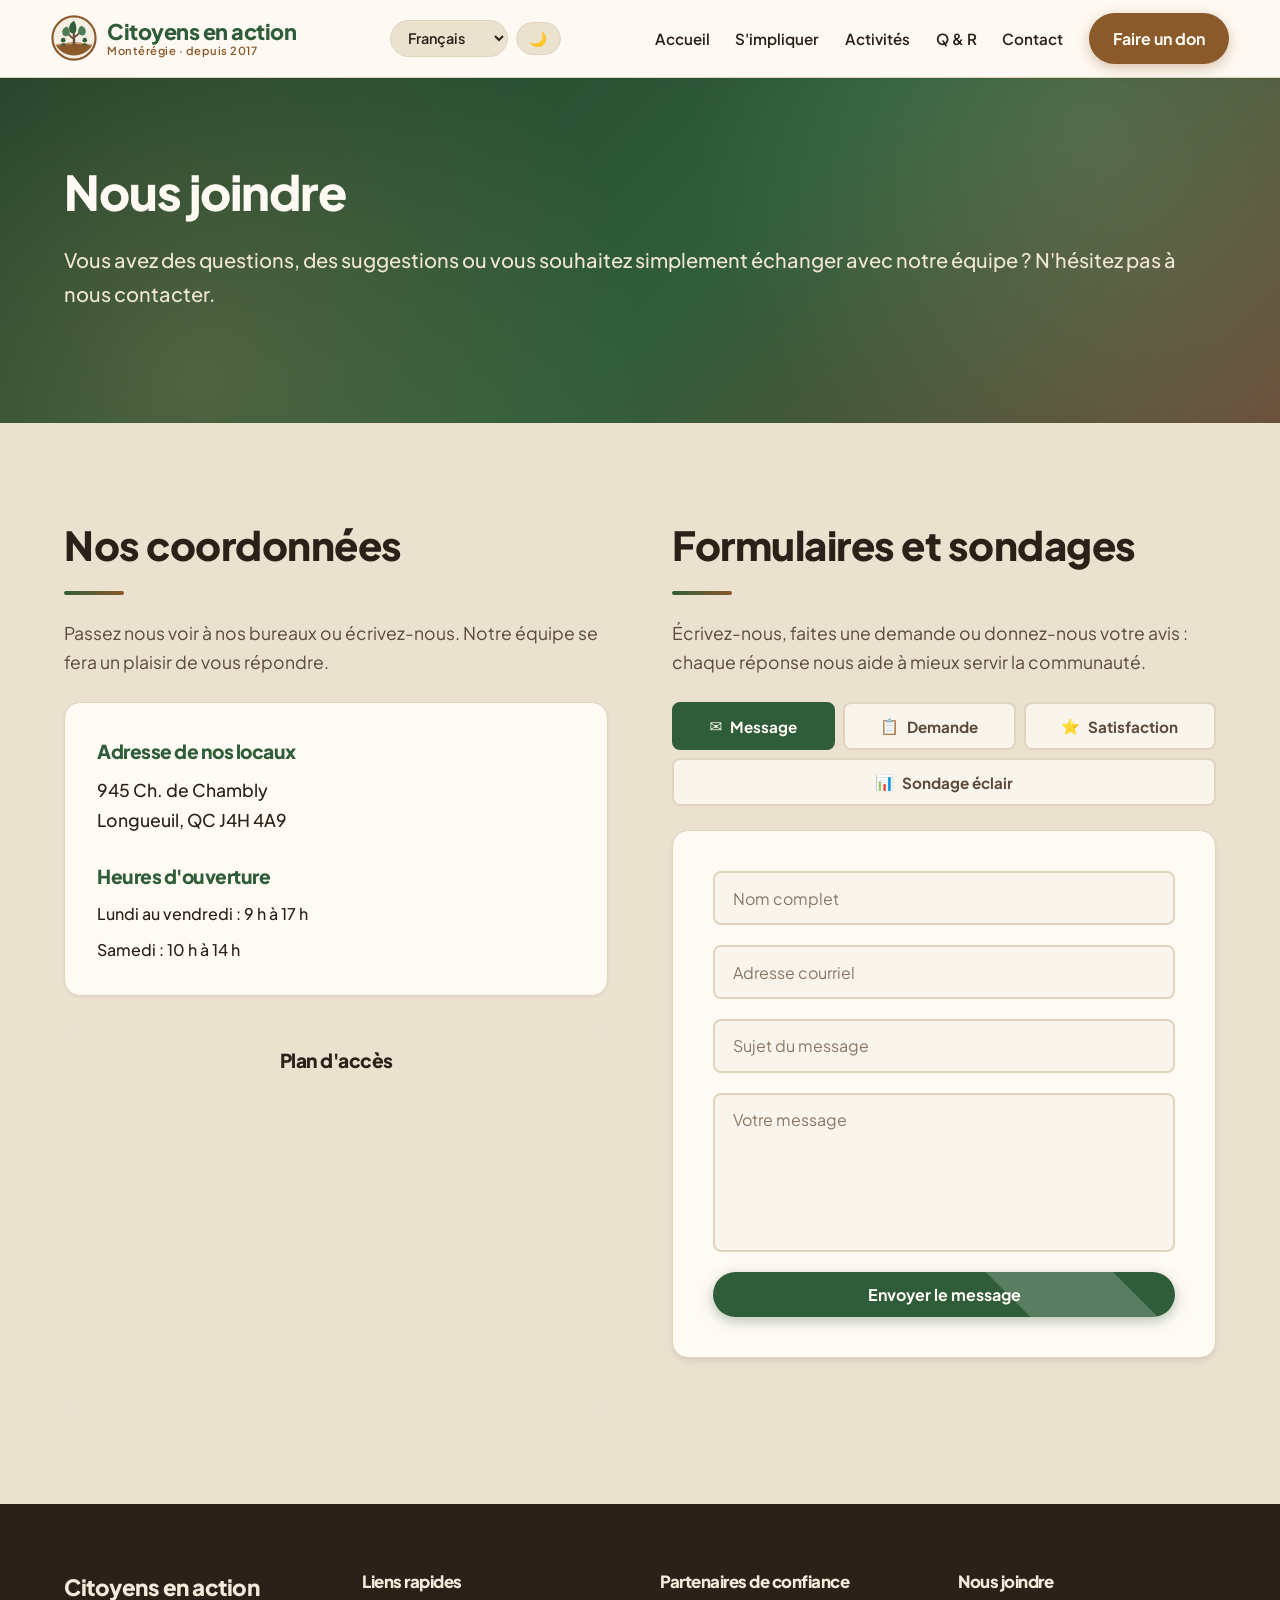
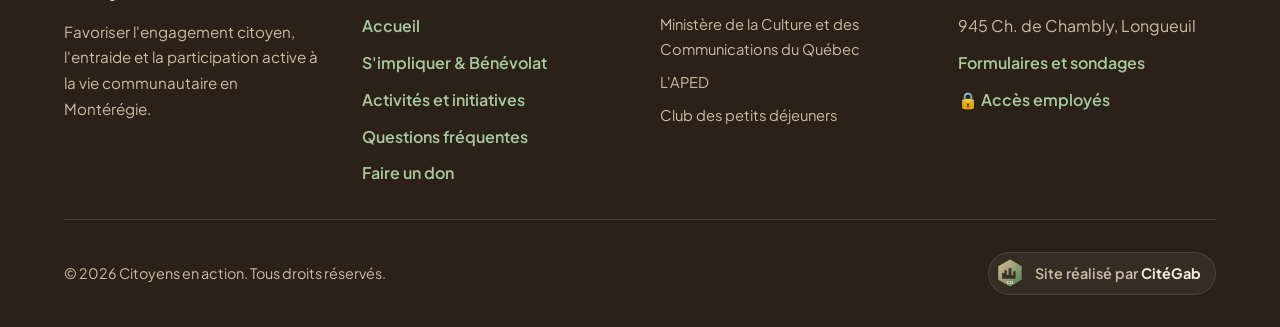
<file: contact/index.html>
<!DOCTYPE html>
<html lang="fr">
<head>
    <meta charset="UTF-8">
    <meta name="viewport" content="width=device-width, initial-scale=1.0">
    <title data-i18n="titre.contact">Contact - Citoyens en action</title>
    <script src="../scripts/init.js"></script>
    <link rel="stylesheet" href="../styles/style.css">
</head>
<body>
    <a class="skip-link" href="#contenu-principal" data-i18n="nav.skip">Aller au contenu principal</a>
    <div id="header-container"></div>

    <main id="contenu-principal" tabindex="-1">
        <section class="hero hero-page">
            <div class="hero-content">
                <h1 data-i18n="contact.hero_titre">Nous joindre</h1>
                <p data-i18n="contact.hero_texte">Vous avez des questions, des suggestions ou vous souhaitez simplement échanger avec notre équipe ? N'hésitez pas à nous contacter.</p>
            </div>
        </section>

        <section style="display: grid; grid-template-columns: repeat(auto-fit, minmax(320px, 1fr)); gap: 4rem; align-items: start;">

            <!-- Coordonnées et carte -->
            <div>
                <h2 data-i18n="contact.coord_titre">Nos coordonnées</h2>
                <p data-i18n="contact.coord_texte">Passez nous voir à nos bureaux ou écrivez-nous. Notre équipe se fera un plaisir de vous répondre.</p>

                <div class="carte" style="margin-bottom: 2rem; padding: 2rem;">
                    <h3 style="font-size: 1.2rem; color: var(--primary); margin-bottom: 0.5rem;" data-i18n="contact.adresse">Adresse de nos locaux</h3>
                    <p style="margin-bottom: 1.5rem; font-weight: 500; color: var(--text-heading);">
                        945 Ch. de Chambly<br>
                        Longueuil, QC J4H 4A9
                    </p>

                    <h3 style="font-size: 1.2rem; color: var(--primary); margin-bottom: 0.5rem;" data-i18n="contact.heures">Heures d'ouverture</h3>
                    <ul style="list-style: none; color: var(--text-heading); font-weight: 500; margin-bottom: 0;">
                        <li style="margin-bottom: 0.5rem;" data-i18n="contact.heures_semaine">Lundi au vendredi : 9 h à 17 h</li>
                        <li data-i18n="contact.heures_samedi">Samedi : 10 h à 14 h</li>
                    </ul>
                </div>

                <div class="box-mise-en-valeur" style="padding: 1rem; background-color: var(--bg-alt); border: none;">
                    <h3 style="margin-bottom: 1rem; font-size: 1.2rem;" data-i18n="contact.plan">Plan d'accès</h3>
                    <iframe
                        src="https://www.google.com/maps/embed?pb=!1m18!1m12!1m3!1d2795.342131976077!2d-73.48834928424915!3d45.53381667910185!2m3!1f0!2f0!3f0!3m2!1i1024!2i768!4f13.1!3m3!1m2!1s0x4cc9056637b819f5%3A0xc3cfc9eb482a52!2s945%20Ch.%20de%20Chambly%2C%20Longueuil%2C%20QC%20J4H%204A9!5e0!3m2!1sfr!2sca!4v1700000000000!5m2!1sfr!2sca"
                        title="Carte pour trouver nos locaux" data-i18n-aria="contact.map_title"
                        width="100%"
                        height="300"
                        style="border:0; border-radius: var(--radius-sm);"
                        allowfullscreen=""
                        loading="lazy"
                        referrerpolicy="no-referrer-when-downgrade">
                    </iframe>
                </div>
            </div>

            <!-- Formulaires et sondages -->
            <div>
                <h2 id="titre-formulaires" data-i18n="contact.form_titre">Formulaires et sondages</h2>
                <p data-i18n="contact.form_texte">Écrivez-nous, faites une demande ou donnez-nous votre avis : chaque réponse nous aide à mieux servir la communauté.</p>

                <div class="onglets" role="tablist" aria-labelledby="titre-formulaires">
                    <button type="button" class="onglet active" data-cible="panneau-message" role="tab" aria-selected="true"><span aria-hidden="true">✉️</span> <span data-i18n="contact.onglet_message">Message</span></button>
                    <button type="button" class="onglet" data-cible="panneau-demande" role="tab" aria-selected="false"><span aria-hidden="true">📋</span> <span data-i18n="contact.onglet_demande">Demande</span></button>
                    <button type="button" class="onglet" data-cible="panneau-satisfaction" role="tab" aria-selected="false"><span aria-hidden="true">⭐</span> <span data-i18n="contact.onglet_satisfaction">Satisfaction</span></button>
                    <button type="button" class="onglet" data-cible="panneau-eclair" role="tab" aria-selected="false"><span aria-hidden="true">📊</span> <span data-i18n="contact.onglet_eclair">Sondage éclair</span></button>
                </div>

                <!-- 1. Message -->
                <div class="panneau active" id="panneau-message" role="tabpanel">
                    <form id="form-contact" style="max-width: 100%; margin: 0;" data-toast="toast.contact" data-enregistrer="messages">
                        <input type="text" name="nom" placeholder="Nom complet" data-i18n-ph="champ.nom" required>
                        <input type="email" name="courriel" placeholder="Adresse courriel" data-i18n-ph="champ.courriel" required>
                        <input type="text" name="sujet" placeholder="Sujet du message" data-i18n-ph="contact.sujet" required>
                        <textarea name="message" rows="6" placeholder="Votre message" data-i18n-ph="contact.message" required style="resize: none;"></textarea>
                        <button type="submit" class="btn-anime" data-i18n="contact.btn_message">Envoyer le message</button>
                    </form>
                </div>

                <!-- 2. Formulaire de demande -->
                <div class="panneau" id="panneau-demande" role="tabpanel">
                    <form id="form-demande" style="max-width: 100%; margin: 0;" data-toast="toast.demande" data-enregistrer="demandes">
                        <label class="champ"><span data-i18n="contact.type_demande">Type de demande</span>
                            <select name="type" required>
                                <option value="" data-i18n="contact.type_choisir">— Choisir —</option>
                                <option value="partenariat" data-i18n="contact.type_partenariat">Devenir partenaire</option>
                                <option value="atelier" data-i18n="contact.type_atelier">Réserver un atelier pour mon groupe</option>
                                <option value="aide" data-i18n="contact.type_aide">Demande d'aide ou de référence</option>
                                <option value="medias" data-i18n="contact.type_medias">Demande des médias</option>
                            </select>
                        </label>
                        <div class="grille-2">
                            <input type="text" name="nom" placeholder="Nom complet" data-i18n-ph="champ.nom" required>
                            <input type="text" name="organisation" placeholder="Organisation (facultatif)" data-i18n-ph="contact.organisation">
                        </div>
                        <div class="grille-2">
                            <input type="email" name="courriel" placeholder="Adresse courriel" data-i18n-ph="champ.courriel" required>
                            <input type="tel" name="telephone" placeholder="Téléphone" data-i18n-ph="champ.telephone">
                        </div>
                        <label class="champ"><span data-i18n="contact.date_souhaitee">Date souhaitée (facultatif)</span>
                            <input type="date" name="date">
                        </label>
                        <textarea name="details" rows="4" placeholder="Décrivez votre demande" data-i18n-ph="contact.details" required style="resize: none;"></textarea>
                        <label class="choix"><input type="checkbox" name="consentement" value="oui" required> <span data-i18n="contact.consentement">J'accepte que mes informations soient utilisées pour traiter ma demande.</span></label>
                        <button type="submit" class="btn-anime" data-i18n="contact.btn_demande">Envoyer la demande</button>
                    </form>
                </div>

                <!-- 3. Sondage de satisfaction -->
                <div class="panneau" id="panneau-satisfaction" role="tabpanel">
                    <form id="form-satisfaction" style="max-width: 100%; margin: 0;" data-toast="toast.satisfaction" data-enregistrer="satisfaction">
                        <fieldset>
                            <legend data-i18n="contact.q_note">Comment évaluez-vous votre expérience avec notre organisme ?</legend>
                            <div class="etoiles">
                                <input type="radio" id="note5" name="note" value="5" aria-label="5" required><label for="note5" title="5">★</label>
                                <input type="radio" id="note4" name="note" value="4" aria-label="4"><label for="note4" title="4">★</label>
                                <input type="radio" id="note3" name="note" value="3" aria-label="3"><label for="note3" title="3">★</label>
                                <input type="radio" id="note2" name="note" value="2" aria-label="2"><label for="note2" title="2">★</label>
                                <input type="radio" id="note1" name="note" value="1" aria-label="1"><label for="note1" title="1">★</label>
                            </div>
                        </fieldset>
                        <fieldset>
                            <legend data-i18n="contact.q_profil">Vous êtes…</legend>
                            <div class="choix-ligne">
                                <label class="choix"><input type="radio" name="profil" value="benevole" required> <span data-i18n="contact.profil_benevole">Bénévole</span></label>
                                <label class="choix"><input type="radio" name="profil" value="participant"> <span data-i18n="contact.profil_participant">Participant·e</span></label>
                                <label class="choix"><input type="radio" name="profil" value="donateur"> <span data-i18n="contact.profil_donateur">Donateur·trice</span></label>
                                <label class="choix"><input type="radio" name="profil" value="partenaire"> <span data-i18n="contact.profil_partenaire">Partenaire</span></label>
                            </div>
                        </fieldset>
                        <fieldset>
                            <legend data-i18n="contact.q_aspects">Qu'avez-vous le plus apprécié ? (plusieurs choix possibles)</legend>
                            <div class="choix-ligne">
                                <label class="choix"><input type="checkbox" name="aspects" value="accueil"> <span data-i18n="contact.aspect_accueil">L'accueil</span></label>
                                <label class="choix"><input type="checkbox" name="aspects" value="activites"> <span data-i18n="contact.aspect_activites">Les activités</span></label>
                                <label class="choix"><input type="checkbox" name="aspects" value="communication"> <span data-i18n="contact.aspect_communication">La communication</span></label>
                                <label class="choix"><input type="checkbox" name="aspects" value="impact"> <span data-i18n="contact.aspect_impact">L'impact dans la communauté</span></label>
                            </div>
                        </fieldset>
                        <fieldset>
                            <legend data-i18n="contact.q_recommander">Recommanderiez-vous Citoyens en action à un proche ?</legend>
                            <div class="choix-ligne">
                                <label class="choix"><input type="radio" name="recommande" value="oui" required> <span data-i18n="commun.oui">Oui</span></label>
                                <label class="choix"><input type="radio" name="recommande" value="peut-etre"> <span data-i18n="commun.peut_etre">Peut-être</span></label>
                                <label class="choix"><input type="radio" name="recommande" value="non"> <span data-i18n="commun.non">Non</span></label>
                            </div>
                        </fieldset>
                        <textarea name="commentaire" rows="3" placeholder="Un commentaire ou une suggestion ?" data-i18n-ph="contact.commentaire" style="resize: none;"></textarea>
                        <button type="submit" class="btn-anime" data-i18n="contact.btn_satisfaction">Envoyer mes réponses</button>
                    </form>
                </div>

                <!-- 4. Sondage éclair -->
                <div class="panneau" id="panneau-eclair" role="tabpanel">
                    <form id="form-sondage-eclair" style="max-width: 100%; margin: 0;">
                        <fieldset>
                            <legend data-i18n="contact.q_eclair">Quelle nouvelle activité aimeriez-vous voir en 2027 ?</legend>
                            <label class="choix"><input type="radio" name="activite" value="jardin" required> <span data-i18n="contact.choix_jardin">Un deuxième jardin communautaire</span></label>
                            <label class="choix"><input type="radio" name="activite" value="ateliers"> <span data-i18n="contact.choix_ateliers">Des ateliers de francisation</span></label>
                            <label class="choix"><input type="radio" name="activite" value="sport"> <span data-i18n="contact.choix_sport">Une ligue sportive de quartier</span></label>
                            <label class="choix"><input type="radio" name="activite" value="culture"> <span data-i18n="contact.choix_culture">Des soirées culturelles du monde</span></label>
                            <label class="choix"><input type="radio" name="activite" value="aines"> <span data-i18n="contact.choix_aines">Un programme de jumelage avec les aînés</span></label>
                        </fieldset>
                        <button type="submit" class="btn-anime" data-i18n="contact.btn_voter">Voter</button>
                        <div>
                            <strong data-i18n="contact.resultats">Résultats en direct</strong>
                            <div class="resultats" id="resultats-sondage" aria-live="polite" aria-atomic="true"></div>
                        </div>
                    </form>
                </div>
            </div>

        </section>
    </main>

    <div id="footer-container"></div>

    <script src="../scripts/script.js"></script>
    <script>
        initLayout('..');
    </script>
</body>
</html>
</file>
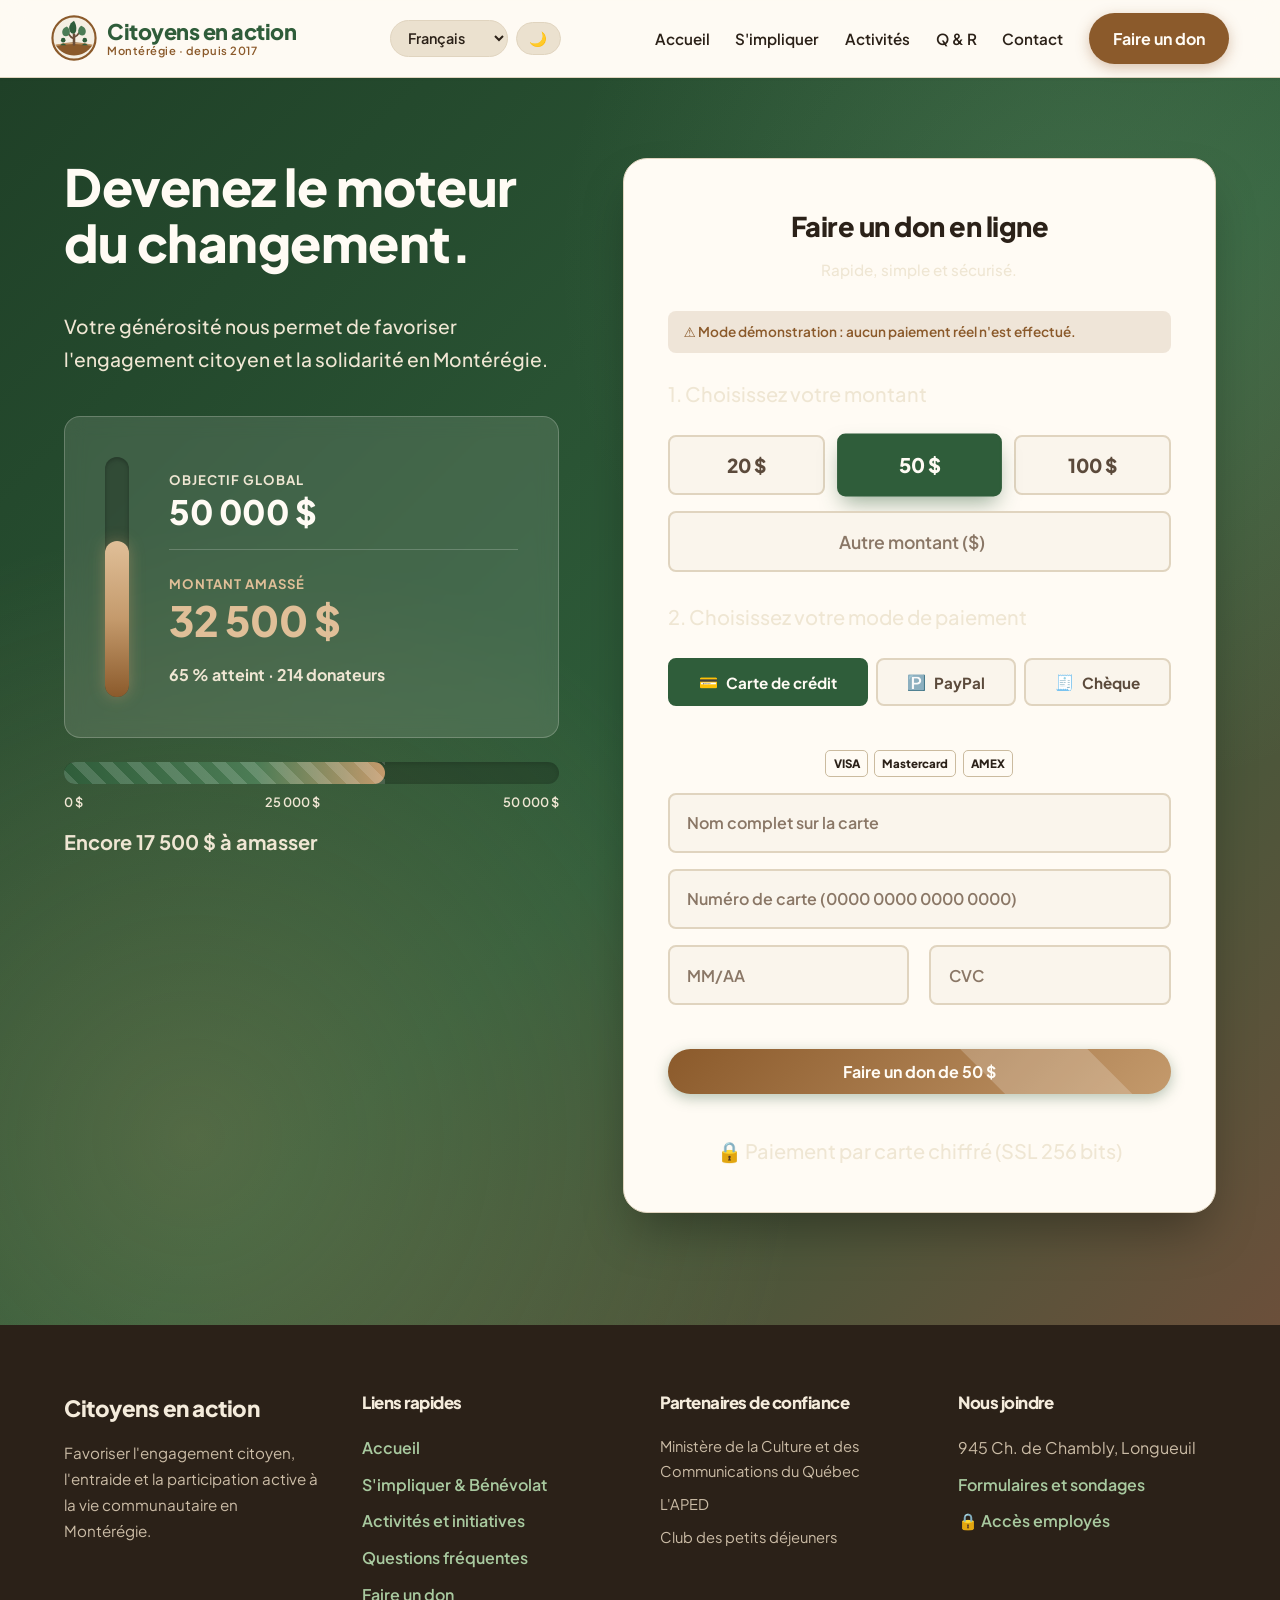
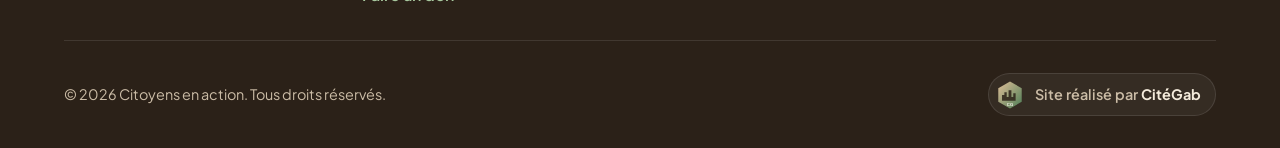
<file: don/index.html>
<!DOCTYPE html>
<html lang="fr">
<head>
    <meta charset="UTF-8">
    <meta name="viewport" content="width=device-width, initial-scale=1.0">
    <title data-i18n="titre.don">Faire un don - Citoyens en action</title>
    <script src="../scripts/init.js"></script>
    <link rel="stylesheet" href="../styles/style.css">
</head>
<body>
    <a class="skip-link" href="#contenu-principal" data-i18n="nav.skip">Aller au contenu principal</a>
    <div id="header-container"></div>

    <main id="contenu-principal" tabindex="-1">
        <section class="hero page-don-section">
            <div class="don-layout">

                <!-- Colonne gauche : l'impact et la progression -->
                <div class="impact-text">
                    <h2 data-i18n="don.titre">Devenez le moteur du changement.</h2>
                    <p data-i18n="don.texte">Votre générosité nous permet de favoriser l'engagement citoyen et la solidarité en Montérégie.</p>

                    <div class="campaign-tracker">
                        <div class="barre-verticale">
                            <div class="barre-verticale-remplissage" data-dons-barre-verticale></div>
                        </div>
                        <div class="tracker-stats">
                            <div>
                                <span class="etiquette" data-i18n="don.objectif">Objectif global</span>
                                <h3 class="objectif" data-dons="objectif">50 000 $</h3>
                            </div>
                            <div class="separateur"></div>
                            <div>
                                <span class="etiquette" style="color:#e0bf98;" data-i18n="don.amasse">Montant amassé</span>
                                <h4 class="amasse" data-dons="amasse">32 500 $</h4>
                            </div>
                            <div class="pourcentage">
                                <span data-dons="pourcent">65 % atteint</span> · <span data-dons="donateurs">214 donateurs</span>
                            </div>
                        </div>
                    </div>

                    <!-- Barre horizontale d'avancement -->
                    <div class="don-progression-horizontale">
                        <div class="barre" role="progressbar" aria-valuemin="0" aria-valuemax="100" data-i18n-aria="dons.aria">
                            <div class="barre-remplissage" data-dons-barre></div>
                        </div>
                        <div class="barre-jalons">
                            <span data-dons="jalon-0">0 $</span>
                            <span data-dons="jalon-50">25 000 $</span>
                            <span data-dons="jalon-100">50 000 $</span>
                        </div>
                        <p class="pourcentage" style="margin-top:0.75rem; color: var(--hero-text); font-weight:700;" data-dons="reste">Encore 17 500 $ à amasser</p>
                    </div>
                </div>

                <!-- Colonne droite : formulaire de don -->
                <div class="glass-form-container">
                    <h3 id="titre-formulaire-don" data-i18n="don.form_titre">Faire un don en ligne</h3>
                    <p class="sous-titre" data-i18n="don.form_texte">Rapide, simple et sécurisé.</p>
                    <div class="note-demo" data-i18n="don.demo">⚠️ Mode démonstration : aucun paiement réel n'est effectué.</div>

                    <form id="form-don-cool" class="form-nu" novalidate>
                        <p class="etape" data-i18n="don.etape1">1. Choisissez votre montant</p>
                        <div class="amount-selector" id="amount-selector">
                            <button type="button" class="amount-btn-cool" data-montant="20">20 $</button>
                            <button type="button" class="amount-btn-cool active" data-montant="50">50 $</button>
                            <button type="button" class="amount-btn-cool" data-montant="100">100 $</button>
                            <div class="input-group-cool custom-amount" style="margin-bottom: 0;">
                                <input type="number" min="1" id="custom-amount-input" placeholder="Autre montant ($)" data-i18n-ph="don.autre_montant" style="text-align: center; font-size: 1.1rem;">
                            </div>
                        </div>

                        <p class="etape" data-i18n="don.etape2">2. Choisissez votre mode de paiement</p>
                        <div class="onglets" role="tablist" aria-labelledby="titre-formulaire-don">
                            <button type="button" class="onglet active" data-cible="paiement-carte" data-mode="carte" role="tab" aria-selected="true"><span aria-hidden="true">💳</span> <span data-i18n="don.mode_carte">Carte de crédit</span></button>
                            <button type="button" class="onglet" data-cible="paiement-paypal" data-mode="paypal" role="tab" aria-selected="false"><span aria-hidden="true">🅿️</span> PayPal</button>
                            <button type="button" class="onglet" data-cible="paiement-cheque" data-mode="cheque" role="tab" aria-selected="false"><span aria-hidden="true">🧾</span> <span data-i18n="don.mode_cheque">Chèque</span></button>
                        </div>

                        <!-- Carte de crédit -->
                        <div class="panneau active" id="paiement-carte" role="tabpanel">
                            <div class="cartes-acceptees"><span>VISA</span><span>Mastercard</span><span>AMEX</span></div>
                            <div class="input-group-cool">
                                <input type="text" data-requis="carte" autocomplete="off" placeholder="Nom complet sur la carte" data-i18n-ph="don.nom_carte">
                            </div>
                            <div class="input-group-cool">
                                <input type="text" id="numero-carte" data-requis="carte" inputmode="numeric" maxlength="19" autocomplete="off" placeholder="Numéro de carte (0000 0000 0000 0000)" data-i18n-ph="don.numero_carte">
                            </div>
                            <div class="grille-2">
                                <div class="input-group-cool">
                                    <input type="text" id="expiration-carte" data-requis="carte" maxlength="5" autocomplete="off" placeholder="MM/AA" data-i18n-ph="don.expiration">
                                </div>
                                <div class="input-group-cool">
                                    <input type="text" data-requis="carte" maxlength="4" inputmode="numeric" autocomplete="off" placeholder="CVC" data-i18n-aria="don.cvc">
                                </div>
                            </div>
                        </div>

                        <!-- PayPal -->
                        <div class="panneau" id="paiement-paypal" role="tabpanel">
                            <div class="paypal-box">
                                <div class="paypal-logo"><span class="pp1">Pay</span><span class="pp2">Pal</span></div>
                                <p style="font-size: 0.95rem;" data-i18n="don.paypal_texte">Vous serez redirigé vers PayPal pour vous connecter et confirmer votre don en toute sécurité.</p>
                                <div class="input-group-cool" style="margin-bottom:0;">
                                    <input type="email" data-requis="paypal" placeholder="Courriel associé à votre compte PayPal" data-i18n-ph="don.paypal_courriel">
                                </div>
                            </div>
                        </div>

                        <!-- Chèque -->
                        <div class="panneau" id="paiement-cheque" role="tabpanel">
                            <div class="cheque-box">
                                <strong data-i18n="don.cheque_titre">Faire un don par chèque</strong>
                                <p style="font-size: 0.95rem; margin: 0.5rem 0 0;" data-i18n="don.cheque_ordre">Libellez votre chèque à l'ordre de « Citoyens en action » et postez-le à :</p>
                                <address>Citoyens en action<br>945 Ch. de Chambly<br>Longueuil (Québec) J4H 4A9</address>
                                <ol>
                                    <li data-i18n="don.cheque_etape1">Inscrivez vos coordonnées ci-dessous pour recevoir votre reçu fiscal.</li>
                                    <li data-i18n="don.cheque_etape2">Indiquez votre numéro de promesse au verso du chèque.</li>
                                    <li data-i18n="don.cheque_etape3">Nous confirmons la réception par courriel sous 10 jours ouvrables.</li>
                                </ol>
                            </div>
                            <div class="grille-2">
                                <div class="input-group-cool">
                                    <input type="text" data-requis="cheque" placeholder="Nom complet" data-i18n-ph="champ.nom">
                                </div>
                                <div class="input-group-cool">
                                    <input type="email" data-requis="cheque" placeholder="Adresse courriel" data-i18n-ph="champ.courriel">
                                </div>
                            </div>
                        </div>

                        <button type="submit" class="btn-submit-cool btn-anime"><span id="btn-libelle" data-i18n="don.btn_carte">Faire un don de</span> <span id="btn-amount">50</span> $</button>

                        <p class="securite" id="texte-securite" data-i18n="don.securite_carte">🔒 Paiement par carte chiffré (SSL 256 bits)</p>
                    </form>
                </div>

            </div>
        </section>
    </main>

    <div id="footer-container"></div>

    <script src="../scripts/script.js"></script>
    <script>
        initLayout('..');

        document.addEventListener('DOMContentLoaded', () => {
            const amountBtns = document.querySelectorAll('.amount-btn-cool');
            const customInput = document.getElementById('custom-amount-input');
            const btnAmountDisplay = document.getElementById('btn-amount');
            const libelle = document.getElementById('btn-libelle');
            const securite = document.getElementById('texte-securite');
            const form = document.getElementById('form-don-cool');
            let montant = 50;
            let mode = 'carte';

            amountBtns.forEach(btn => {
                btn.addEventListener('click', () => {
                    amountBtns.forEach(b => b.classList.remove('active'));
                    btn.classList.add('active');
                    customInput.value = '';
                    montant = Number(btn.dataset.montant);
                    btnAmountDisplay.textContent = montant;
                });
            });

            customInput.addEventListener('input', e => {
                amountBtns.forEach(b => b.classList.remove('active'));
                montant = Math.max(0, Number(e.target.value) || 0);
                btnAmountDisplay.textContent = montant;
            });

            // Changement du mode de paiement : libellés du bouton et du message de sécurité
            const majLibelles = () => {
                libelle.dataset.i18n = 'don.btn_' + mode;
                securite.dataset.i18n = 'don.securite_' + mode;
                libelle.textContent = t(libelle.dataset.i18n);
                securite.textContent = t(securite.dataset.i18n);
            };
            document.querySelectorAll('.onglet[data-mode]').forEach(o => {
                o.addEventListener('click', () => { mode = o.dataset.mode; majLibelles(); });
            });

            // Formatage du numéro de carte et de la date d'expiration
            document.getElementById('numero-carte').addEventListener('input', e => {
                e.target.value = e.target.value.replace(/\D/g, '').slice(0, 16).replace(/(.{4})(?=.)/g, '$1 ');
            });
            document.getElementById('expiration-carte').addEventListener('input', e => {
                const v = e.target.value.replace(/\D/g, '').slice(0, 4);
                e.target.value = v.length > 2 ? v.slice(0, 2) + '/' + v.slice(2) : v;
            });

            form.addEventListener('submit', e => {
                e.preventDefault();
                if (!montant || montant <= 0) {
                    notifier(t('don.erreur_montant'));
                    return;
                }
                const champs = form.querySelectorAll(`[data-requis="${mode}"]`);
                const vide = Array.from(champs).find(c => !c.value.trim() || !c.checkValidity());
                if (vide) {
                    vide.focus();
                    notifier(t('don.erreur_champs'));
                    return;
                }
                if (mode === 'cheque') {
                    notifier(t('don.merci_cheque', { montant: formatArgent(montant) }));
                } else {
                    ajouterDon(montant);
                    notifier(t(mode === 'paypal' ? 'don.merci_paypal' : 'don.merci_carte', { montant: formatArgent(montant) }));
                }
                form.querySelectorAll('input[data-requis]').forEach(c => { c.value = ''; });
            });
        });
    </script>
</body>
</html>
</file>
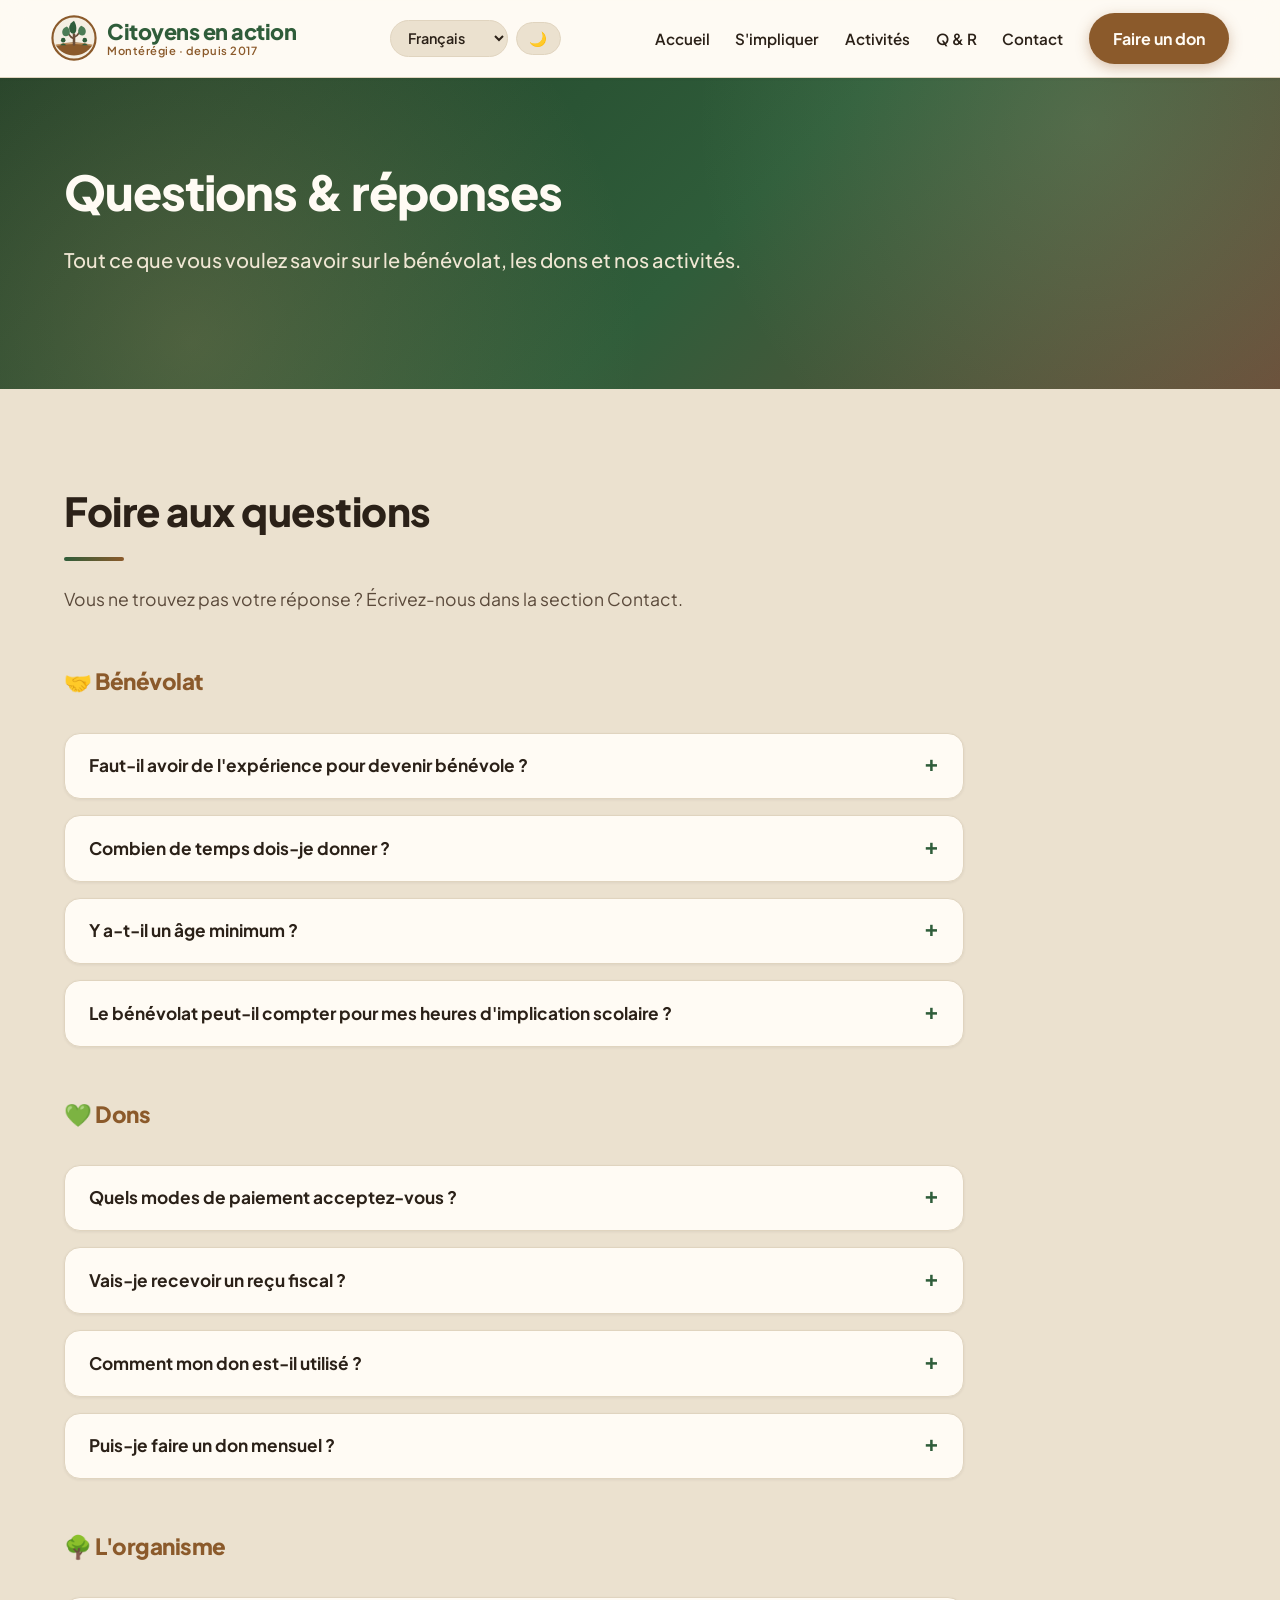
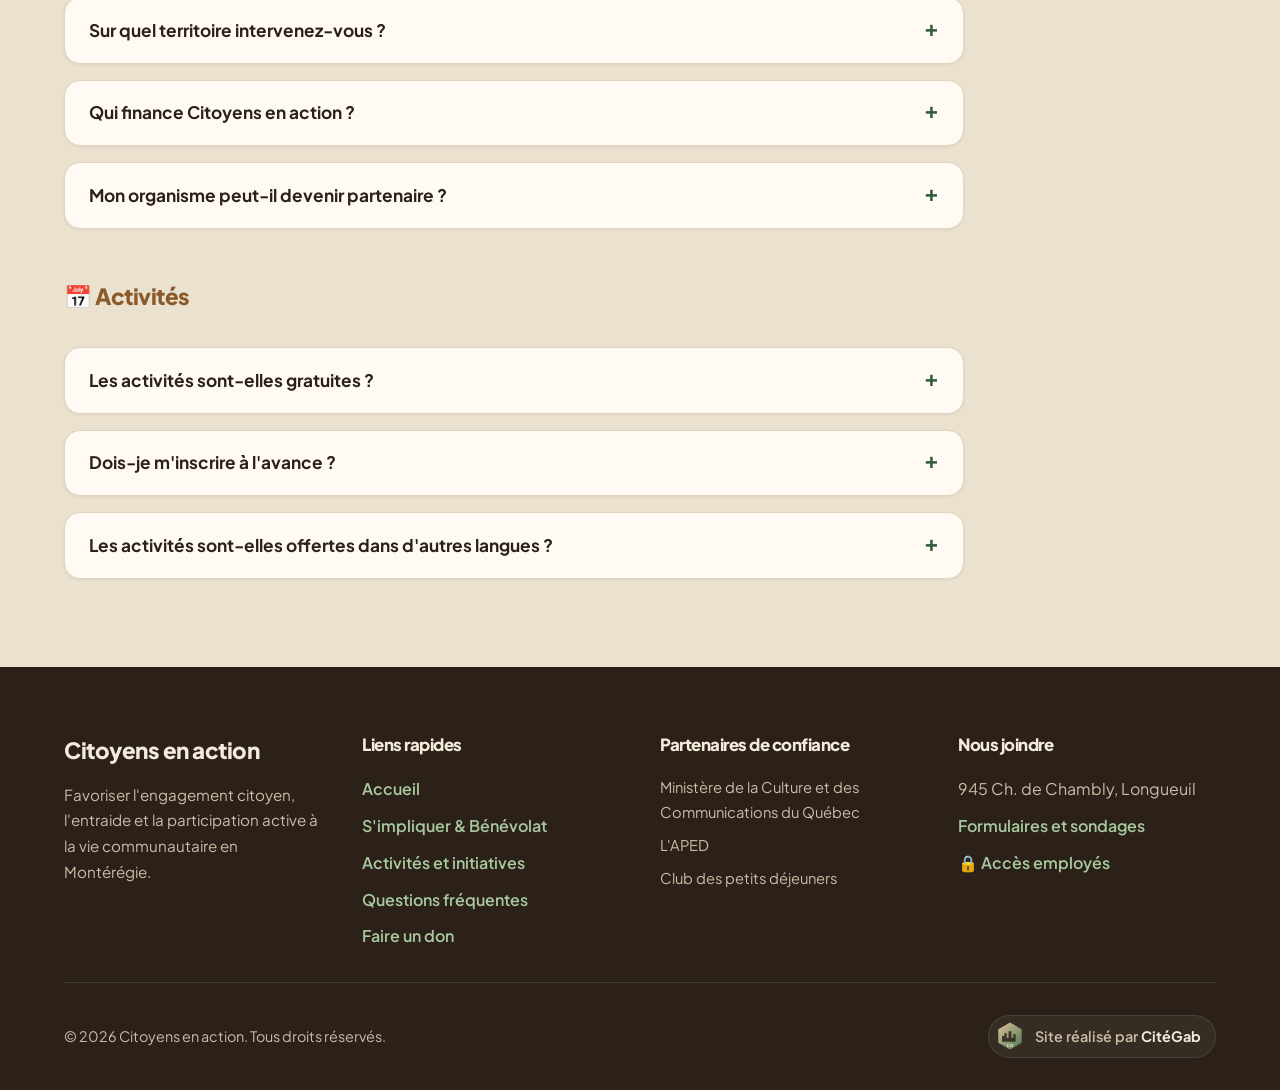
<file: faq/index.html>
<!DOCTYPE html>
<html lang="fr">
<head>
    <meta charset="UTF-8">
    <meta name="viewport" content="width=device-width, initial-scale=1.0">
    <title data-i18n="titre.faq">Questions et réponses - Citoyens en action</title>
    <script src="../scripts/init.js"></script>
    <link rel="stylesheet" href="../styles/style.css">
</head>
<body>
    <a class="skip-link" href="#contenu-principal" data-i18n="nav.skip">Aller au contenu principal</a>
    <div id="header-container"></div>

    <main id="contenu-principal" tabindex="-1">
        <section class="hero hero-page">
            <div class="hero-content">
                <h1 data-i18n="faq.hero_titre">Questions &amp; réponses</h1>
                <p data-i18n="faq.hero_texte">Tout ce que vous voulez savoir sur le bénévolat, les dons et nos activités.</p>
            </div>
        </section>

        <section>
            <h2 data-i18n="faq.titre">Foire aux questions</h2>
            <p data-i18n="faq.texte">Vous ne trouvez pas votre réponse ? Écrivez-nous dans la section Contact.</p>

            <h3 class="faq-categorie" data-i18n="faq.cat_benevolat">🤝 Bénévolat</h3>
            <div class="faq">
                <details>
                    <summary data-i18n="faq.q1">Faut-il avoir de l'expérience pour devenir bénévole ?</summary>
                    <p data-i18n="faq.r1">Non ! Toutes les bonnes volontés sont les bienvenues. Nous offrons une courte formation d'accueil et chaque nouveau bénévole est jumelé à une personne d'expérience.</p>
                </details>
                <details>
                    <summary data-i18n="faq.q2">Combien de temps dois-je donner ?</summary>
                    <p data-i18n="faq.r2">C'est vous qui décidez. Certains bénévoles donnent 3 heures par mois, d'autres plusieurs jours par semaine. Nos activités sont pensées pour un engagement flexible.</p>
                </details>
                <details>
                    <summary data-i18n="faq.q3">Y a-t-il un âge minimum ?</summary>
                    <p data-i18n="faq.r3">Les jeunes de 14 à 17 ans peuvent s'impliquer avec l'autorisation d'un parent. Plusieurs activités familiales sont aussi ouvertes aux enfants accompagnés.</p>
                </details>
                <details>
                    <summary data-i18n="faq.q4">Le bénévolat peut-il compter pour mes heures d'implication scolaire ?</summary>
                    <p data-i18n="faq.r4">Oui. Nous remettons une attestation d'heures de bénévolat sur demande, reconnue par la plupart des écoles secondaires et cégeps.</p>
                </details>
            </div>

            <h3 class="faq-categorie" data-i18n="faq.cat_dons">💚 Dons</h3>
            <div class="faq">
                <details>
                    <summary data-i18n="faq.q5">Quels modes de paiement acceptez-vous ?</summary>
                    <p data-i18n="faq.r5">Vous pouvez donner par carte de crédit (Visa, Mastercard, American Express), par PayPal ou par chèque posté à nos bureaux.</p>
                </details>
                <details>
                    <summary data-i18n="faq.q6">Vais-je recevoir un reçu fiscal ?</summary>
                    <p data-i18n="faq.r6">Oui, un reçu officiel est émis automatiquement pour tout don de 20 $ et plus. Il vous est envoyé par courriel en février.</p>
                </details>
                <details>
                    <summary data-i18n="faq.q7">Comment mon don est-il utilisé ?</summary>
                    <p data-i18n="faq.r7">85 % des dons financent directement nos programmes : jardins, ateliers, accueil des nouveaux arrivants et soutien aux aînés. Le reste couvre nos frais de fonctionnement.</p>
                </details>
                <details>
                    <summary data-i18n="faq.q8">Puis-je faire un don mensuel ?</summary>
                    <p data-i18n="faq.r8">Bientôt ! Le don mensuel automatique sera offert en 2027. D'ici là, contactez-nous pour organiser des dons réguliers.</p>
                </details>
            </div>

            <h3 class="faq-categorie" data-i18n="faq.cat_organisme">🌳 L'organisme</h3>
            <div class="faq">
                <details>
                    <summary data-i18n="faq.q9">Sur quel territoire intervenez-vous ?</summary>
                    <p data-i18n="faq.r9">Nous sommes basés à Longueuil et intervenons dans toute la Montérégie, en collaboration avec les organismes locaux.</p>
                </details>
                <details>
                    <summary data-i18n="faq.q10">Qui finance Citoyens en action ?</summary>
                    <p data-i18n="faq.r10">Nos activités sont financées par les dons du public, par nos partenaires de confiance, dont le ministère de la Culture et des Communications du Québec, et par des subventions de projets.</p>
                </details>
                <details>
                    <summary data-i18n="faq.q11">Mon organisme peut-il devenir partenaire ?</summary>
                    <p data-i18n="faq.r11">Avec plaisir ! Remplissez le formulaire de demande dans la section Contact en choisissant « Devenir partenaire ».</p>
                </details>
            </div>

            <h3 class="faq-categorie" data-i18n="faq.cat_activites">📅 Activités</h3>
            <div class="faq">
                <details>
                    <summary data-i18n="faq.q12">Les activités sont-elles gratuites ?</summary>
                    <p data-i18n="faq.r12">Oui, la grande majorité de nos activités sont gratuites et ouvertes à tous les citoyens.</p>
                </details>
                <details>
                    <summary data-i18n="faq.q13">Dois-je m'inscrire à l'avance ?</summary>
                    <p data-i18n="faq.r13">Pour les ateliers, l'inscription est recommandée car les places sont limitées. Pour les grands événements, présentez-vous simplement sur place.</p>
                </details>
                <details>
                    <summary data-i18n="faq.q14">Les activités sont-elles offertes dans d'autres langues ?</summary>
                    <p data-i18n="faq.r14">Plusieurs de nos bénévoles parlent anglais, espagnol, arabe et d'autres langues. Notre site est d'ailleurs offert en 10 langues pour mieux accueillir tout le monde.</p>
                </details>
            </div>
        </section>
    </main>

    <div id="footer-container"></div>

    <script src="../scripts/script.js"></script>
    <script>
        initLayout('..');
    </script>
</body>
</html>
</file>
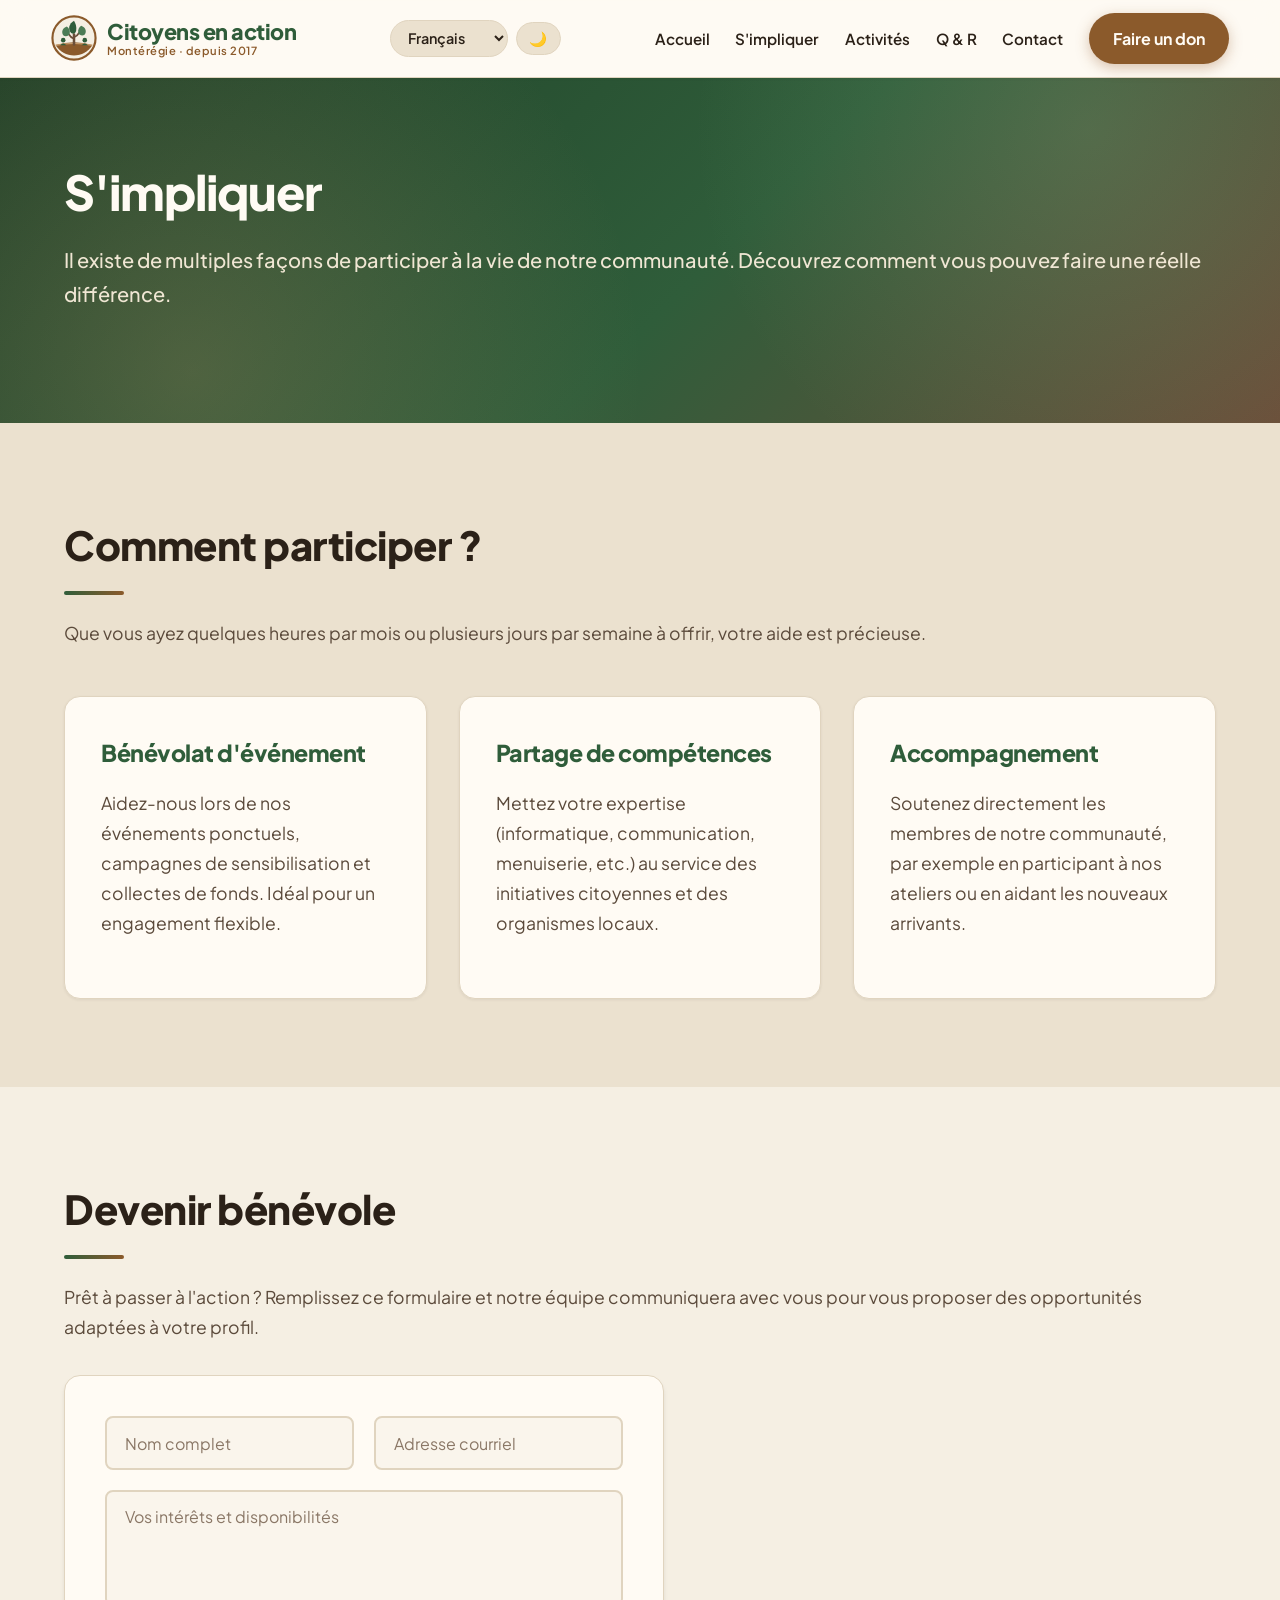
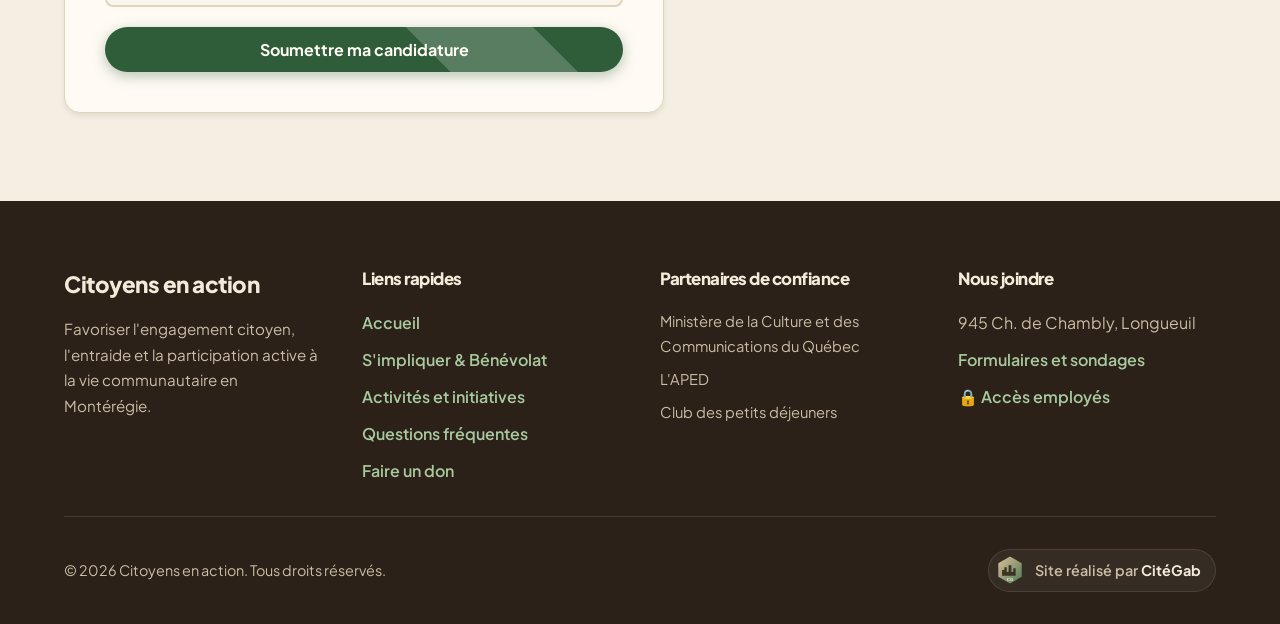
<file: simpliquer/index.html>
<!DOCTYPE html>
<html lang="fr">
<head>
    <meta charset="UTF-8">
    <meta name="viewport" content="width=device-width, initial-scale=1.0">
    <title data-i18n="titre.impliquer">S'impliquer et Bénévolat - Citoyens en action</title>
    <script src="../scripts/init.js"></script>
    <link rel="stylesheet" href="../styles/style.css">
</head>
<body>
    <a class="skip-link" href="#contenu-principal" data-i18n="nav.skip">Aller au contenu principal</a>
    <div id="header-container"></div>

    <main id="contenu-principal" tabindex="-1">
        <section class="hero hero-page">
            <div class="hero-content">
                <h1 data-i18n="impl.hero_titre">S'impliquer</h1>
                <p data-i18n="impl.hero_texte">Il existe de multiples façons de participer à la vie de notre communauté. Découvrez comment vous pouvez faire une réelle différence.</p>
            </div>
        </section>

        <!-- Différentes façons de participer -->
        <section>
            <h2 data-i18n="impl.comment_titre">Comment participer ?</h2>
            <p data-i18n="impl.comment_texte">Que vous ayez quelques heures par mois ou plusieurs jours par semaine à offrir, votre aide est précieuse.</p>

            <div class="grid-articles">
                <article class="carte">
                    <h3 style="color: var(--primary);" data-i18n="impl.facon1_titre">Bénévolat d'événement</h3>
                    <p data-i18n="impl.facon1_texte">Aidez-nous lors de nos événements ponctuels, campagnes de sensibilisation et collectes de fonds. Idéal pour un engagement flexible.</p>
                </article>
                <article class="carte">
                    <h3 style="color: var(--primary);" data-i18n="impl.facon2_titre">Partage de compétences</h3>
                    <p data-i18n="impl.facon2_texte">Mettez votre expertise (informatique, communication, menuiserie, etc.) au service des initiatives citoyennes et des organismes locaux.</p>
                </article>
                <article class="carte">
                    <h3 style="color: var(--primary);" data-i18n="impl.facon3_titre">Accompagnement</h3>
                    <p data-i18n="impl.facon3_texte">Soutenez directement les membres de notre communauté, par exemple en participant à nos ateliers ou en aidant les nouveaux arrivants.</p>
                </article>
            </div>
        </section>

        <!-- Formulaire de bénévolat -->
        <section>
            <h2 data-i18n="impl.form_titre">Devenir bénévole</h2>
            <p data-i18n="impl.form_texte">Prêt à passer à l'action ? Remplissez ce formulaire et notre équipe communiquera avec vous pour vous proposer des opportunités adaptées à votre profil.</p>

            <form id="form-benevole" style="margin-top: 2rem;" data-toast="toast.benevole" data-enregistrer="benevoles">
                <div class="grille-2">
                    <input type="text" name="nom" placeholder="Nom complet" data-i18n-ph="champ.nom" required>
                    <input type="email" name="courriel" placeholder="Adresse courriel" data-i18n-ph="champ.courriel" required>
                </div>
                <textarea name="interets" placeholder="Vos intérêts et disponibilités" data-i18n-ph="impl.interets" rows="4" required style="resize: none;"></textarea>
                <button type="submit" class="btn-anime" data-i18n="impl.btn">Soumettre ma candidature</button>
            </form>
        </section>
    </main>

    <div id="footer-container"></div>

    <script src="../scripts/script.js"></script>
    <script>
        initLayout('..');
    </script>
</body>
</html>
</file>
<file: styles/style.css>
@import url('https://fonts.googleapis.com/css2?family=Plus+Jakarta+Sans:wght@400;500;600;700;800&display=swap');

/* ---------------------------------------------------
   PALETTE « TERRE » : brun, beige, vert forêt
   --------------------------------------------------- */
:root {
    --primary: #2f5d3a;          /* Vert forêt */
    --primary-dark: #1f4027;
    --primary-light: #4c7c55;
    --primary-soft: rgba(47, 93, 58, 0.12);
    --on-primary: #fffbf4;
    --accent: #8b5a2b;           /* Brun terre */
    --accent-hover: #6e4420;
    --accent-light: #c49a6c;     /* Brun clair / sable */
    --accent-soft: rgba(139, 90, 43, 0.14);
    --text-main: #5b4a3b;
    --text-heading: #2b2118;
    --text-muted: #8a7766;
    --bg-body: #f5efe3;          /* Beige */
    --bg-alt: #ebe1cf;
    --bg-surface: #fffbf4;
    --bg-input: #faf5ec;
    --border: #e0d4bf;
    --border-strong: #cbbb9f;
    --header-bg: rgba(255, 251, 244, 0.9);
    --footer-bg: #2b2118;
    --footer-text: #cbbca6;
    --footer-link: #a8c99f;
    --hero-grad: linear-gradient(135deg, #1f4027 0%, #2f5d3a 55%, #6b4f3a 100%);
    --hero-text: #efe6d3;
    --glass: rgba(255, 251, 244, 0.12);
    --glass-border: rgba(255, 251, 244, 0.22);
    --success: #3f7d4a;
    --danger: #a23b2a;

    --radius-sm: 8px;
    --radius-md: 16px;
    --radius-pill: 9999px;

    --shadow-sm: 0 1px 3px rgba(43, 33, 24, 0.07);
    --shadow-md: 0 4px 6px -1px rgba(43, 33, 24, 0.08), 0 2px 4px -1px rgba(43, 33, 24, 0.04);
    --shadow-hover: 0 20px 25px -5px rgba(43, 33, 24, 0.14), 0 10px 10px -5px rgba(43, 33, 24, 0.05);

    --transition: all 0.3s cubic-bezier(0.4, 0, 0.2, 1);
    color-scheme: light;
}

/* ---------------------------------------------------
   MODE SOMBRE
   --------------------------------------------------- */
html[data-theme="dark"] {
    --primary: #7fae7a;
    --primary-dark: #659a62;
    --primary-light: #9cc597;
    --primary-soft: rgba(127, 174, 122, 0.14);
    --on-primary: #15120e;
    --accent: #c4925e;
    --accent-hover: #d6a571;
    --accent-light: #e0bf98;
    --accent-soft: rgba(196, 146, 94, 0.16);
    --text-main: #d4c7b3;
    --text-heading: #f4ebdb;
    --text-muted: #a39380;
    --bg-body: #17130f;
    --bg-alt: #1f1a14;
    --bg-surface: #27211a;
    --bg-input: #1f1a14;
    --border: #3d3328;
    --border-strong: #56483a;
    --header-bg: rgba(23, 19, 15, 0.88);
    --footer-bg: #0f0c09;
    --footer-text: #a39380;
    --footer-link: #9cc597;
    --hero-grad: linear-gradient(135deg, #10241a 0%, #1f4027 55%, #3d2c1f 100%);
    --hero-text: #e6dcc8;
    --shadow-sm: 0 1px 3px rgba(0, 0, 0, 0.4);
    --shadow-md: 0 4px 10px rgba(0, 0, 0, 0.35);
    --shadow-hover: 0 20px 30px -5px rgba(0, 0, 0, 0.55);
    color-scheme: dark;
}

/* Réinitialisation et typographie globale */
* {
    box-sizing: border-box;
    margin: 0;
    padding: 0;
}

body {
    font-family: 'Plus Jakarta Sans', system-ui, -apple-system, 'Noto Sans', 'Segoe UI', sans-serif;
    color: var(--text-main);
    line-height: 1.7;
    background-color: var(--bg-body);
    -webkit-font-smoothing: antialiased;
    transition: background-color 0.3s ease, color 0.3s ease;
}

a { color: var(--primary); }

.skip-link {
    position: absolute;
    inset-inline-start: 1rem;
    top: 1rem;
    z-index: 2001;
    padding: 0.75rem 1rem;
    color: var(--on-primary);
    background: var(--primary-dark);
    border-radius: var(--radius-sm);
    transform: translateY(-200%);
}

.skip-link:focus {
    transform: translateY(0);
}

main,
[id^="panneau-"],
[id^="paiement-"] {
    scroll-margin-top: 6rem;
}

:focus-visible {
    outline: 3px solid var(--accent);
    outline-offset: 3px;
}

/* En-tête (Header) */
header {
    background: var(--header-bg);
    backdrop-filter: blur(12px);
    -webkit-backdrop-filter: blur(12px);
    padding: 0.8rem 4%;
    display: flex;
    justify-content: space-between;
    align-items: center;
    gap: 1rem;
    box-shadow: var(--shadow-sm);
    position: sticky;
    top: 0;
    z-index: 1000;
    border-bottom: 1px solid var(--border);
}

.logo a {
    font-size: 1.35rem;
    font-weight: 800;
    color: var(--primary);
    text-decoration: none;
    letter-spacing: -0.5px;
    display: flex;
    align-items: center;
    gap: 10px;
    line-height: 1.1;
}

.logo svg { width: 46px; height: 46px; flex-shrink: 0; }
.logo small { display: block; font-size: 0.7rem; font-weight: 600; color: var(--accent); letter-spacing: 0.5px; }

nav ul {
    list-style: none;
    display: flex;
    gap: 1.6rem;
    align-items: center;
}

nav a {
    text-decoration: none;
    color: var(--text-heading);
    font-weight: 600;
    font-size: 0.95rem;
    position: relative;
    padding: 0.5rem 0;
    transition: var(--transition);
}

nav a:not(.btn-don)::after {
    content: '';
    position: absolute;
    bottom: 0;
    inset-inline-start: 0;
    width: 0;
    height: 2px;
    background-color: var(--primary);
    transition: var(--transition);
    border-radius: 2px;
}

nav a:not(.btn-don):hover { color: var(--primary); }
nav a:not(.btn-don):hover::after { width: 100%; }

.header-tools {
    display: flex;
    align-items: center;
    gap: 0.5rem;
}

.tool-btn, .lang-select {
    background: var(--bg-alt);
    border: 1px solid var(--border);
    color: var(--text-heading);
    border-radius: var(--radius-pill);
    padding: 0.45rem 0.8rem;
    font-family: inherit;
    font-size: 0.9rem;
    font-weight: 600;
    cursor: pointer;
    transition: var(--transition);
    line-height: 1.2;
}

.tool-btn:hover, .lang-select:hover { border-color: var(--primary); color: var(--primary); }
.lang-select { max-width: 9.5rem; }

/* Boutons */
.btn-don, button[type="submit"], .btn-secondaire, .btn {
    background-color: var(--accent);
    padding: 0.75rem 1.5rem;
    border-radius: var(--radius-pill);
    color: var(--on-primary);
    font-weight: 700;
    font-family: inherit;
    font-size: 1rem;
    text-decoration: none;
    border: none;
    cursor: pointer;
    transition: var(--transition);
    box-shadow: 0 4px 14px 0 rgba(139, 90, 43, 0.35);
    display: inline-block;
}

.btn-don:hover, button[type="submit"]:hover, .btn-secondaire:hover, .btn:hover {
    background-color: var(--accent-hover);
    transform: translateY(-2px);
    box-shadow: 0 6px 20px rgba(139, 90, 43, 0.4);
    color: var(--on-primary);
}

button[type="submit"], .btn {
    background-color: var(--primary);
    box-shadow: 0 4px 14px 0 rgba(47, 93, 58, 0.35);
}

button[type="submit"]:hover, .btn:hover {
    background-color: var(--primary-dark);
    box-shadow: 0 6px 20px rgba(47, 93, 58, 0.4);
}

.btn-sm { padding: 0.4rem 0.9rem; font-size: 0.85rem; box-shadow: none; }
.btn-ghost {
    background: transparent;
    color: var(--text-heading);
    border: 1px solid var(--border-strong);
    box-shadow: none;
}
.btn-ghost:hover { background: var(--bg-alt); color: var(--primary); box-shadow: none; }
.btn-danger { background: var(--danger); box-shadow: none; color: #fff; }
.btn-danger:hover { background: #7f2c1f; color: #fff; }

.btn-hero-light {
    background: var(--bg-surface);
    color: var(--primary);
    text-decoration: none;
}

/* --- Animation de survol (reflet + agrandissement) --- */
.btn-anime {
    font-size: 1.2rem;
    font-weight: 800;
    position: relative;
    overflow: hidden;
    transition: transform 0.3s ease, box-shadow 0.3s ease !important;
}

.btn-anime::after {
    content: '';
    position: absolute;
    top: -50%;
    left: -50%;
    width: 200%;
    height: 200%;
    background: rgba(255, 255, 255, 0.2);
    transform: rotate(45deg) translateY(-100%);
    transition: transform 0.5s ease;
    pointer-events: none;
}

.btn-anime:hover { transform: translateY(-3px) scale(1.02); }
.btn-anime:hover::after { transform: rotate(45deg) translateY(100%); }

/* Sections génériques */
section { padding: 5.5rem 5%; }

section.bg-gris, main > section:nth-child(even):not(.hero) {
    background-color: var(--bg-alt);
}

h1, h2, h3, h4 {
    color: var(--text-heading);
    margin-bottom: 1.5rem;
    font-weight: 800;
    letter-spacing: -0.5px;
}

h2 {
    font-size: 2.5rem;
    position: relative;
    padding-bottom: 1rem;
}

h2::after {
    content: '';
    position: absolute;
    bottom: 0;
    inset-inline-start: 0;
    width: 60px;
    height: 4px;
    background: linear-gradient(90deg, var(--primary), var(--accent));
    border-radius: 2px;
}

.centre { text-align: center; }
.centre h2::after { inset-inline-start: 50%; transform: translateX(-50%); }

p {
    font-size: 1.1rem;
    margin-bottom: 1.5rem;
}

.lien-plus {
    color: var(--primary);
    font-weight: 700;
    text-decoration: none;
    margin-top: auto;
}

/* Hero */
.hero {
    text-align: center;
    padding: 9rem 5%;
    background: var(--hero-grad);
    color: var(--on-primary);
    position: relative;
    overflow: hidden;
}

.hero::before {
    content: '';
    position: absolute;
    inset: 0;
    background:
        radial-gradient(circle at 15% 85%, rgba(196, 154, 108, 0.25) 0, transparent 40%),
        radial-gradient(circle at 85% 15%, rgba(156, 197, 151, 0.18) 0, transparent 35%);
    pointer-events: none;
}

.hero-content {
    max-width: 820px;
    margin: 0 auto;
    position: relative;
    z-index: 2;
}

.hero h1 {
    color: #fffbf4;
    font-size: 3.8rem;
    line-height: 1.1;
    margin-bottom: 1.5rem;
    letter-spacing: -1px;
}

.hero p {
    color: var(--hero-text);
    font-size: 1.25rem;
    font-weight: 500;
}

.hero-page {
    padding: 5.5rem 5%;
    text-align: start;
}

.hero-page .hero-content { margin: 0; max-width: 100%; }
.hero-page h1 { font-size: 3rem; }

.hero-actions {
    display: flex;
    gap: 1rem;
    justify-content: center;
    flex-wrap: wrap;
    margin-top: 2rem;
}

/* Formulaires */
form {
    display: flex;
    flex-direction: column;
    gap: 1.25rem;
    max-width: 600px;
    background: var(--bg-surface);
    padding: 2.5rem;
    border-radius: var(--radius-md);
    box-shadow: var(--shadow-md);
    border: 1px solid var(--border);
}

input, textarea, select {
    padding: 0.9rem 1.1rem;
    border: 2px solid var(--border);
    border-radius: var(--radius-sm);
    font-size: 1rem;
    font-family: inherit;
    transition: var(--transition);
    background-color: var(--bg-input);
    color: var(--text-heading);
    width: 100%;
}

input[type="checkbox"], input[type="radio"] {
    width: auto;
    accent-color: var(--primary);
    transform: scale(1.15);
}

input:focus, textarea:focus, select:focus {
    border-color: var(--primary);
    background-color: var(--bg-surface);
    box-shadow: 0 0 0 4px var(--primary-soft);
}

::placeholder { color: var(--text-muted); }

label.champ { display: flex; flex-direction: column; gap: 0.4rem; font-weight: 600; color: var(--text-heading); font-size: 0.95rem; }
.grille-2 { display: grid; grid-template-columns: 1fr 1fr; gap: 1.25rem; }
fieldset { border: none; display: flex; flex-direction: column; gap: 0.6rem; }
legend { font-weight: 700; color: var(--text-heading); margin-bottom: 0.6rem; }
.choix { display: flex; align-items: center; gap: 0.6rem; font-weight: 500; cursor: pointer; }
.choix-ligne { display: flex; flex-wrap: wrap; gap: 0.6rem 1.4rem; }

/* Grilles et cartes */
.grid-articles {
    display: grid;
    grid-template-columns: repeat(auto-fit, minmax(300px, 1fr));
    gap: 2rem;
    margin-top: 3rem;
}

.carte, .section-carte {
    background: var(--bg-surface);
    padding: 2.25rem;
    border-radius: var(--radius-md);
    box-shadow: var(--shadow-sm);
    transition: var(--transition);
    border: 1px solid var(--border);
    display: flex;
    flex-direction: column;
}

.carte:hover {
    transform: translateY(-8px);
    box-shadow: var(--shadow-hover);
}

.carte h3 { font-size: 1.45rem; margin-bottom: 1rem; }
.section-carte h3 { color: var(--primary); }

.box-mise-en-valeur {
    border: 2px dashed var(--border-strong);
    padding: 3rem;
    text-align: center;
    border-radius: var(--radius-md);
    background-color: var(--bg-surface);
    color: var(--text-main);
    font-weight: 500;
}

/* ---------------------------------------------------
   BARRE DE PROGRESSION DES DONS
   --------------------------------------------------- */
.progression-dons {
    background: var(--bg-surface);
    border: 1px solid var(--border);
    border-radius: var(--radius-md);
    padding: 2rem 2.25rem;
    box-shadow: var(--shadow-md);
    max-width: 900px;
    margin: 0 auto;
}

.progression-entete {
    display: flex;
    justify-content: space-between;
    align-items: flex-end;
    flex-wrap: wrap;
    gap: 0.5rem 1rem;
    margin-bottom: 1rem;
}

.progression-entete strong { font-size: 2rem; color: var(--primary); line-height: 1; }
.progression-entete span { color: var(--text-muted); font-weight: 600; }

.barre {
    height: 22px;
    background: var(--bg-alt);
    border-radius: var(--radius-pill);
    overflow: hidden;
    position: relative;
    box-shadow: inset 0 2px 4px rgba(0, 0, 0, 0.12);
}

.barre-remplissage {
    height: 100%;
    width: 0;
    border-radius: var(--radius-pill);
    background: linear-gradient(90deg, var(--primary) 0%, var(--primary-light) 60%, var(--accent-light) 100%);
    transition: width 1.6s cubic-bezier(0.16, 1, 0.3, 1);
    position: relative;
}

.barre-remplissage::after {
    content: '';
    position: absolute;
    inset: 0;
    background: repeating-linear-gradient(45deg, rgba(255,255,255,0.15) 0 10px, transparent 10px 20px);
    animation: defile 1.2s linear infinite;
}

@keyframes defile { to { background-position: 28px 0; } }

.barre-jalons {
    display: flex;
    justify-content: space-between;
    font-size: 0.8rem;
    color: var(--text-muted);
    font-weight: 600;
    margin-top: 0.5rem;
}

.progression-pied {
    display: flex;
    justify-content: space-between;
    flex-wrap: wrap;
    gap: 0.5rem;
    margin-top: 1rem;
    font-weight: 600;
    color: var(--text-heading);
}

/* ---------------------------------------------------
   ÉQUIPE DE DIRECTION
   --------------------------------------------------- */
.equipe-grille {
    display: grid;
    grid-template-columns: repeat(auto-fit, minmax(240px, 1fr));
    gap: 2rem;
    margin-top: 3rem;
}

.membre {
    text-align: center;
    align-items: center;
}

.membre img {
    width: 150px;
    height: 150px;
    border-radius: 50%;
    object-fit: cover;
    border: 5px solid var(--bg-alt);
    box-shadow: 0 0 0 3px var(--primary);
    margin-bottom: 1.25rem;
}

.membre h3 { margin-bottom: 0.2rem; font-size: 1.3rem; }
.membre .role { color: var(--accent); font-weight: 700; font-size: 0.95rem; margin-bottom: 0.8rem; }
.membre p { font-size: 0.98rem; margin-bottom: 0; }

/* Témoignages */
.temoignage {
    position: relative;
    padding-top: 3rem;
}

.temoignage::before {
    content: '“';
    position: absolute;
    top: 0.3rem;
    inset-inline-start: 1.5rem;
    font-size: 5rem;
    line-height: 1;
    color: var(--accent-light);
    font-family: Georgia, serif;
}

.temoignage blockquote { font-style: italic; font-size: 1.05rem; margin-bottom: 1.25rem; }
.temoignage cite { font-style: normal; font-weight: 700; color: var(--text-heading); margin-top: auto; }
.temoignage cite span { display: block; font-weight: 500; color: var(--text-muted); font-size: 0.9rem; }

/* Partenaires */
.partenaires {
    display: grid;
    grid-template-columns: repeat(auto-fit, minmax(230px, 1fr));
    gap: 1.5rem;
    margin-top: 2.5rem;
}

.partenaire {
    display: flex;
    align-items: center;
    gap: 1rem;
    background: var(--bg-surface);
    border: 1px solid var(--border);
    border-radius: var(--radius-md);
    padding: 1.25rem 1.5rem;
    box-shadow: var(--shadow-sm);
}

.partenaire-badge {
    width: 56px;
    height: 56px;
    border-radius: 14px;
    display: grid;
    place-items: center;
    font-weight: 800;
    font-size: 1.05rem;
    color: #fffbf4;
    flex-shrink: 0;
}

.partenaire strong { display: block; color: var(--text-heading); line-height: 1.3; }
.partenaire span { font-size: 0.88rem; color: var(--text-muted); }

/* ---------------------------------------------------
   CALENDRIER & HISTORIQUE
   --------------------------------------------------- */
.calendrier { display: flex; flex-direction: column; gap: 1rem; margin-top: 2rem; }

.evenement {
    display: flex;
    gap: 1.5rem;
    align-items: center;
    background: var(--bg-surface);
    border: 1px solid var(--border);
    border-radius: var(--radius-md);
    padding: 1.25rem 1.5rem;
    box-shadow: var(--shadow-sm);
    transition: var(--transition);
}

.evenement:hover { transform: translateX(6px); box-shadow: var(--shadow-md); }
[dir="rtl"] .evenement:hover { transform: translateX(-6px); }

.date-badge {
    background: var(--primary);
    color: var(--on-primary);
    border-radius: 12px;
    min-width: 76px;
    text-align: center;
    padding: 0.5rem 0.4rem;
    line-height: 1.15;
    flex-shrink: 0;
}

.date-badge .jour { display: block; font-size: 1.8rem; font-weight: 800; }
.date-badge .mois { display: block; font-size: 0.8rem; font-weight: 700; text-transform: uppercase; letter-spacing: 1px; }
.evenement h3 { font-size: 1.2rem; margin-bottom: 0.25rem; }
.evenement p { margin: 0; font-size: 0.98rem; }
.evenement .lieu { font-size: 0.88rem; color: var(--accent); font-weight: 600; margin-top: 0.3rem; }
.vide { color: var(--text-muted); font-style: italic; }

.chronologie {
    position: relative;
    margin-top: 3rem;
    padding-inline-start: 2.5rem;
    border-inline-start: 3px solid var(--border-strong);
    display: flex;
    flex-direction: column;
    gap: 2rem;
}

.jalon { position: relative; }

.jalon::before {
    content: '';
    position: absolute;
    inset-inline-start: calc(-2.5rem - 11px);
    top: 0.35rem;
    width: 19px;
    height: 19px;
    border-radius: 50%;
    background: var(--accent);
    border: 4px solid var(--bg-alt);
    box-shadow: 0 0 0 2px var(--accent);
}

.jalon .annee {
    display: inline-block;
    background: var(--accent-soft);
    color: var(--accent);
    font-weight: 800;
    padding: 0.1rem 0.7rem;
    border-radius: var(--radius-pill);
    font-size: 0.9rem;
    margin-bottom: 0.4rem;
}

.jalon h3 { font-size: 1.2rem; margin-bottom: 0.3rem; }
.jalon p { margin: 0; font-size: 1rem; }

/* ---------------------------------------------------
   ONGLETS (paiement, formulaires de contact, admin)
   --------------------------------------------------- */
.onglets {
    display: flex;
    flex-wrap: wrap;
    gap: 0.5rem;
    margin-bottom: 1.5rem;
}

.onglet {
    flex: 1 1 auto;
    background: var(--bg-input);
    border: 2px solid var(--border);
    border-radius: var(--radius-sm);
    padding: 0.75rem 1rem;
    font-family: inherit;
    font-weight: 700;
    font-size: 0.95rem;
    color: var(--text-main);
    cursor: pointer;
    transition: var(--transition);
    display: flex;
    align-items: center;
    justify-content: center;
    gap: 0.5rem;
}

.onglet:hover { border-color: var(--primary); color: var(--primary); }

.onglet.active {
    background: var(--primary);
    border-color: var(--primary);
    color: var(--on-primary);
}

.panneau { display: none; }
.panneau[hidden] { display: none !important; }
.panneau.active { display: block; animation: apparait 0.35s ease; }

@keyframes apparait { from { opacity: 0; transform: translateY(6px); } to { opacity: 1; transform: none; } }

.note-demo {
    background: var(--accent-soft);
    color: var(--accent);
    border-radius: var(--radius-sm);
    padding: 0.6rem 1rem;
    font-size: 0.85rem;
    font-weight: 600;
    margin-bottom: 1rem;
}

.paypal-box, .cheque-box {
    border: 2px dashed var(--border-strong);
    border-radius: var(--radius-md);
    padding: 1.5rem;
    margin-bottom: 1rem;
    background: var(--bg-input);
}

.paypal-box { text-align: center; }
.paypal-logo { font-size: 1.8rem; font-weight: 800; font-style: italic; margin-bottom: 0.5rem; }
.paypal-logo .pp1 { color: #253b80; }
.paypal-logo .pp2 { color: #179bd7; }
html[data-theme="dark"] .paypal-logo .pp1 { color: #8fa9e8; }

.btn-paypal {
    background: #ffc439;
    color: #253b80;
    border: none;
    border-radius: var(--radius-pill);
    padding: 0.9rem;
    width: 100%;
    font-weight: 800;
    font-family: inherit;
    font-size: 1.05rem;
    cursor: pointer;
    transition: var(--transition);
}

.btn-paypal:hover { filter: brightness(0.95); transform: translateY(-2px); }

.cheque-box address { font-style: normal; font-weight: 600; color: var(--text-heading); margin: 0.75rem 0; line-height: 1.6; }
.cheque-box ol { padding-inline-start: 1.25rem; font-size: 0.95rem; }

.cartes-acceptees { display: flex; gap: 0.4rem; justify-content: center; margin-bottom: 1rem; flex-wrap: wrap; }
.cartes-acceptees span {
    font-size: 0.72rem;
    font-weight: 800;
    border: 1px solid var(--border-strong);
    border-radius: 5px;
    padding: 0.15rem 0.45rem;
    color: var(--text-heading);
    background: var(--bg-surface);
}

/* Sondages */
.resultats { display: flex; flex-direction: column; gap: 0.7rem; margin-top: 1rem; }
.resultat-ligne { font-size: 0.92rem; font-weight: 600; color: var(--text-heading); }
.resultat-ligne .barre { height: 12px; margin-top: 0.25rem; }
.resultat-ligne .barre-remplissage::after { display: none; }

.etoiles { display: flex; flex-direction: row-reverse; justify-content: flex-end; gap: 0.25rem; }
.etoiles input {
    position: absolute;
    width: 1px;
    height: 1px;
    padding: 0;
    margin: -1px;
    overflow: hidden;
    clip: rect(0, 0, 0, 0);
    white-space: nowrap;
    border: 0;
}

.etoiles input:focus-visible + label {
    outline: 3px solid var(--accent);
    outline-offset: 3px;
}
.etoiles label { font-size: 2rem; color: var(--border-strong); cursor: pointer; transition: color 0.2s; }
.etoiles input:checked ~ label, .etoiles label:hover, .etoiles label:hover ~ label { color: var(--accent); }

/* ---------------------------------------------------
   FAQ (Q & R)
   --------------------------------------------------- */
.faq { display: flex; flex-direction: column; gap: 1rem; max-width: 900px; margin-top: 2rem; }

.faq details {
    background: var(--bg-surface);
    border: 1px solid var(--border);
    border-radius: var(--radius-md);
    padding: 1.1rem 1.5rem;
    box-shadow: var(--shadow-sm);
    transition: var(--transition);
}

.faq details[open] { border-color: var(--primary); box-shadow: var(--shadow-md); }

.faq summary {
    font-weight: 700;
    color: var(--text-heading);
    cursor: pointer;
    font-size: 1.08rem;
    list-style: none;
    display: flex;
    justify-content: space-between;
    gap: 1rem;
}

.faq summary::-webkit-details-marker { display: none; }
.faq summary::after { content: '+'; color: var(--primary); font-size: 1.4rem; line-height: 1; transition: transform 0.3s; }
.faq details[open] summary::after { transform: rotate(45deg); }
.faq details p { margin: 0.8rem 0 0; font-size: 1rem; }

.faq-categorie { margin-top: 3rem; font-size: 1.4rem; color: var(--accent); }

/* ---------------------------------------------------
   PIED DE PAGE
   --------------------------------------------------- */
footer {
    padding: 4rem 5% 2rem;
    background-color: var(--footer-bg);
    color: var(--footer-text);
}

.footer-content {
    max-width: 1200px;
    margin: 0 auto;
    width: 100%;
}

.footer-grille {
    display: grid;
    grid-template-columns: repeat(auto-fit, minmax(220px, 1fr));
    gap: 2.5rem;
    text-align: start;
    margin-bottom: 2rem;
    padding-bottom: 2rem;
    border-bottom: 1px solid rgba(255, 255, 255, 0.1);
}

footer h3, footer h4 { color: #f4ebdb; }
footer h3 { font-size: 1.4rem; margin-bottom: 0.8rem; }
footer h4 { font-size: 1.05rem; margin-bottom: 1rem; }
footer p { font-size: 0.95rem; }
footer ul { list-style: none; display: flex; flex-direction: column; gap: 0.6rem; }

footer a {
    color: var(--footer-link);
    text-decoration: none;
    font-weight: 600;
    transition: var(--transition);
}

footer a:hover { color: #d6e8cf; }

.footer-bas {
    display: flex;
    justify-content: space-between;
    align-items: center;
    flex-wrap: wrap;
    gap: 1rem;
    font-size: 0.9rem;
}

.footer-bas p { margin: 0; font-size: 0.9rem; }

.credit-citegab {
    display: inline-flex;
    align-items: center;
    gap: 0.6rem;
    background: rgba(255, 255, 255, 0.05);
    border: 1px solid rgba(255, 255, 255, 0.1);
    border-radius: var(--radius-pill);
    padding: 0.35rem 0.9rem 0.35rem 0.4rem;
    color: var(--footer-text);
}

.credit-citegab img { width: 30px; height: 30px; }
.credit-citegab strong { color: #f4ebdb; }

.footer-partenaires { display: flex; flex-direction: column; gap: 0.5rem; font-size: 0.92rem; }

/* ---------------------------------------------------
   PAGE DE DON
   --------------------------------------------------- */
.page-don-section {
    padding: 5rem 5% 7rem;
    min-height: 85vh;
    display: flex;
    align-items: center;
    text-align: start;
}

.don-layout {
    display: grid;
    grid-template-columns: 1fr 1.2fr;
    gap: 4rem;
    align-items: start;
    width: 100%;
    position: relative;
    z-index: 2;
}

.impact-text h2 {
    font-size: 3.2rem;
    line-height: 1.1;
    color: #fffbf4;
    margin-bottom: 1.5rem;
}

.impact-text h2::after { display: none; }
.impact-text > p { color: var(--hero-text); font-size: 1.2rem; }

.campaign-tracker {
    display: flex;
    align-items: center;
    gap: 2.5rem;
    margin-top: 2.5rem;
    background: var(--glass);
    padding: 2.5rem;
    border-radius: var(--radius-md);
    backdrop-filter: blur(10px);
    border: 1px solid var(--glass-border);
}

.barre-verticale {
    width: 24px;
    height: 240px;
    background: rgba(0, 0, 0, 0.22);
    border-radius: 12px;
    position: relative;
    flex-shrink: 0;
    box-shadow: inset 0 2px 4px rgba(0, 0, 0, 0.25);
}

.barre-verticale-remplissage {
    position: absolute;
    bottom: 0;
    left: 0;
    width: 100%;
    height: 0;
    background: linear-gradient(180deg, #e0bf98 0%, #c49a6c 50%, #8b5a2b 100%);
    border-radius: 12px;
    box-shadow: 0 0 15px rgba(196, 154, 108, 0.45);
    transition: height 1.8s cubic-bezier(0.16, 1, 0.3, 1);
}

.tracker-stats { color: #fffbf4; display: flex; flex-direction: column; gap: 1.2rem; flex-grow: 1; }
.tracker-stats .etiquette { font-size: 0.82rem; color: var(--hero-text); text-transform: uppercase; letter-spacing: 1px; font-weight: 700; }
.tracker-stats .objectif { font-size: 2.1rem; margin: 0; line-height: 1.1; color: #fffbf4; }
.tracker-stats .amasse { font-size: 2.6rem; margin: 0.25rem 0 0; color: #e0bf98; line-height: 1; font-weight: 800; }
.tracker-stats .separateur { width: 100%; height: 1px; background: rgba(255, 255, 255, 0.2); }
.tracker-stats .pourcentage { font-weight: 700; color: var(--hero-text); }

.don-progression-horizontale { margin-top: 1.5rem; }
.don-progression-horizontale .barre { background: rgba(0, 0, 0, 0.22); }
.don-progression-horizontale .barre-jalons { color: var(--hero-text); }

.impact-cards { display: flex; flex-direction: column; gap: 1rem; margin-top: 2rem; }

.impact-card-mini {
    background: var(--glass);
    backdrop-filter: blur(10px);
    border: 1px solid var(--glass-border);
    padding: 1.25rem;
    border-radius: var(--radius-md);
    color: #fffbf4;
    display: flex;
    align-items: center;
    gap: 1.25rem;
    transition: transform 0.3s ease;
}

.impact-card-mini:hover { transform: translateX(8px); }

.glass-form-container {
    background: var(--bg-surface);
    padding: 2.75rem;
    border-radius: 24px;
    box-shadow: 0 25px 50px -12px rgba(0, 0, 0, 0.35);
    border: 1px solid var(--border);
    color: var(--text-main);
}

.glass-form-container h3 { font-size: 1.7rem; margin-bottom: 0.5rem; text-align: center; }
.glass-form-container .sous-titre { text-align: center; margin-bottom: 1.75rem; font-size: 0.95rem; }

.form-nu {
    max-width: 100%;
    margin: 0;
    padding: 0;
    background: transparent;
    box-shadow: none;
    border: none;
}

.etape { font-weight: 700; color: var(--text-heading); display: block; margin: 0.5rem 0 0.25rem; }

.amount-selector {
    display: grid;
    grid-template-columns: repeat(3, 1fr);
    gap: 1rem;
}

.amount-btn-cool {
    background: var(--bg-input);
    border: 2px solid var(--border);
    padding: 1rem;
    border-radius: var(--radius-sm);
    font-weight: 800;
    font-size: 1.2rem;
    font-family: inherit;
    color: var(--text-main);
    cursor: pointer;
    transition: all 0.2s cubic-bezier(0.4, 0, 0.2, 1);
    text-align: center;
}

.amount-btn-cool:hover { border-color: var(--primary); transform: translateY(-2px); }

.amount-btn-cool.active {
    background: var(--primary);
    color: var(--on-primary);
    border-color: var(--primary);
    box-shadow: 0 10px 20px -5px rgba(47, 93, 58, 0.5);
    transform: scale(1.05);
}

.custom-amount { grid-column: span 3; }
.input-group-cool { position: relative; margin-bottom: 1rem; }
.input-group-cool input { padding: 1.1rem; font-weight: 600; }

.btn-submit-cool {
    background: linear-gradient(135deg, var(--accent) 0%, var(--accent-light) 100%);
    color: #fffbf4;
    width: 100%;
    padding: 1.1rem;
    border: none;
    border-radius: var(--radius-pill);
    cursor: pointer;
    box-shadow: 0 10px 25px -5px rgba(139, 90, 43, 0.45);
    margin-top: 0.5rem;
}

button[type="submit"].btn-submit-cool:hover { background: linear-gradient(135deg, var(--accent-hover) 0%, var(--accent) 100%); }

.securite { text-align: center; margin: 1.25rem 0 0; font-size: 0.85rem; color: var(--text-muted); font-weight: 600; }

/* ---------------------------------------------------
   ADMINISTRATION
   --------------------------------------------------- */
.admin-wrap { max-width: 1200px; margin: 0 auto; }
.admin-barre {
    display: flex;
    justify-content: space-between;
    align-items: center;
    flex-wrap: wrap;
    gap: 1rem;
    background: var(--bg-surface);
    border: 1px solid var(--border);
    border-radius: var(--radius-md);
    padding: 1rem 1.5rem;
    margin-bottom: 1.5rem;
}

.admin-barre .qui { font-weight: 700; color: var(--text-heading); }

.pastille {
    display: inline-block;
    padding: 0.15rem 0.65rem;
    border-radius: var(--radius-pill);
    font-size: 0.78rem;
    font-weight: 800;
    background: var(--primary-soft);
    color: var(--primary);
    white-space: nowrap;
}

.pastille.super { background: var(--accent-soft); color: var(--accent); }
.pastille.non { background: rgba(162, 59, 42, 0.12); color: var(--danger); }

.admin-panneau {
    background: var(--bg-surface);
    border: 1px solid var(--border);
    border-radius: var(--radius-md);
    padding: 2rem;
    box-shadow: var(--shadow-sm);
}

.admin-panneau h3 { font-size: 1.3rem; margin-bottom: 1rem; }
.admin-panneau + .admin-panneau { margin-top: 1.5rem; }

.verrou {
    text-align: center;
    padding: 3rem 1rem;
    color: var(--text-muted);
}

.verrou .icone { font-size: 2.5rem; display: block; margin-bottom: 0.5rem; }

.table-wrap { overflow-x: auto; }

table {
    width: 100%;
    border-collapse: collapse;
    font-size: 0.95rem;
}

th, td {
    text-align: start;
    padding: 0.75rem 0.6rem;
    border-bottom: 1px solid var(--border);
    vertical-align: middle;
}

th { color: var(--text-heading); font-weight: 800; font-size: 0.85rem; text-transform: uppercase; letter-spacing: 0.5px; }
td.c, th.c { text-align: center; }
td select { min-width: 150px; padding: 0.45rem 0.6rem; }

.form-admin {
    max-width: 100%;
    padding: 1.5rem;
    box-shadow: none;
    background: var(--bg-input);
    margin-top: 1rem;
}

.actions { display: flex; gap: 0.5rem; flex-wrap: wrap; }

.connexion { max-width: 460px; margin: 0 auto; }
.aide-demo { font-size: 0.88rem; color: var(--text-muted); margin: 0; }

.toast {
    position: fixed;
    bottom: 1.5rem;
    inset-inline-end: 1.5rem;
    background: var(--text-heading);
    color: var(--bg-body);
    padding: 0.9rem 1.4rem;
    border-radius: var(--radius-sm);
    font-weight: 600;
    box-shadow: var(--shadow-hover);
    z-index: 2000;
    opacity: 0;
    transform: translateY(10px);
    transition: var(--transition);
    pointer-events: none;
    max-width: calc(100% - 3rem);
}

.toast.visible { opacity: 1; transform: none; }

@media (prefers-reduced-motion: reduce) {
    *,
    *::before,
    *::after {
        scroll-behavior: auto !important;
        animation-duration: 0.01ms !important;
        animation-iteration-count: 1 !important;
        transition-duration: 0.01ms !important;
    }
}

/* ---------------------------------------------------
   MENU MOBILE & ADAPTABILITÉ
   --------------------------------------------------- */
.menu-toggle {
    display: none;
    font-size: 1.4rem;
    background: var(--bg-alt);
    border: 1px solid var(--border);
    padding: 0.35rem 0.75rem;
    border-radius: var(--radius-sm);
    cursor: pointer;
    color: var(--text-heading);
    transition: var(--transition);
    line-height: 1;
}

.menu-toggle:hover { background: var(--primary); color: var(--on-primary); border-color: var(--primary); }

@media (max-width: 1180px) {
    nav ul { gap: 1.1rem; }
    .logo-texte small { display: none; }
}

@media (max-width: 992px) {
    .don-layout { grid-template-columns: 1fr; gap: 2rem; }
    .impact-text h2 { font-size: 2.5rem; }
}

@media (max-width: 1060px) {
    header { flex-wrap: wrap; }
    nav { order: 3; width: 100%; }
    nav ul {
        display: none;
        flex-direction: column;
        width: 100%;
        padding: 1rem 0;
        gap: 1rem;
        border-top: 1px solid var(--border);
    }
    nav ul.active { display: flex; }
    .menu-toggle { display: block; }
}

@media (max-width: 768px) {
    section { padding: 4rem 5%; }
    .hero { padding: 6rem 5%; }
    .hero h1 { font-size: 2.4rem; }
    .hero-page h1 { font-size: 2.2rem; }
    h2 { font-size: 1.9rem; }
    .grille-2 { grid-template-columns: 1fr; }
    form { padding: 1.5rem; }
    .campaign-tracker { padding: 1.5rem; gap: 1.5rem; }
    .glass-form-container { padding: 1.5rem; }
    .logo-texte { font-size: 1.1rem; }
    .evenement { align-items: flex-start; }
}
</file>
